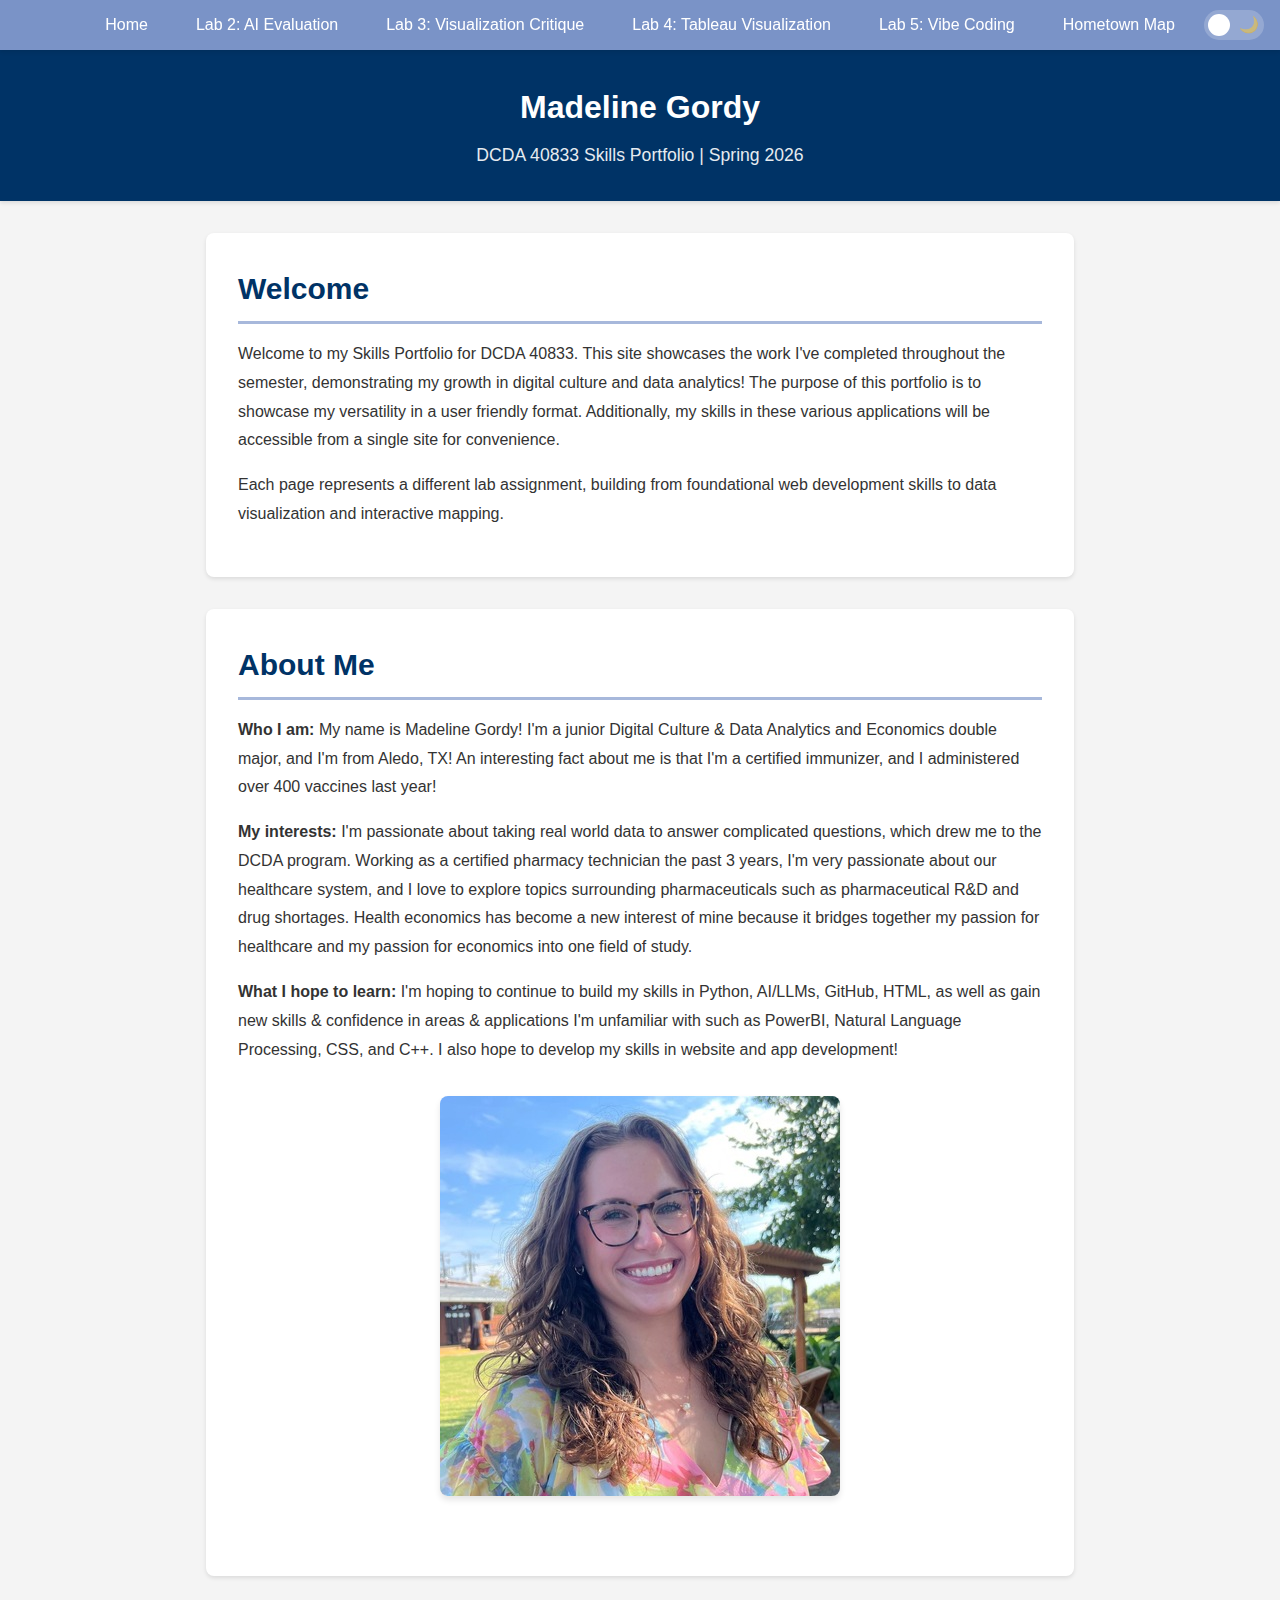
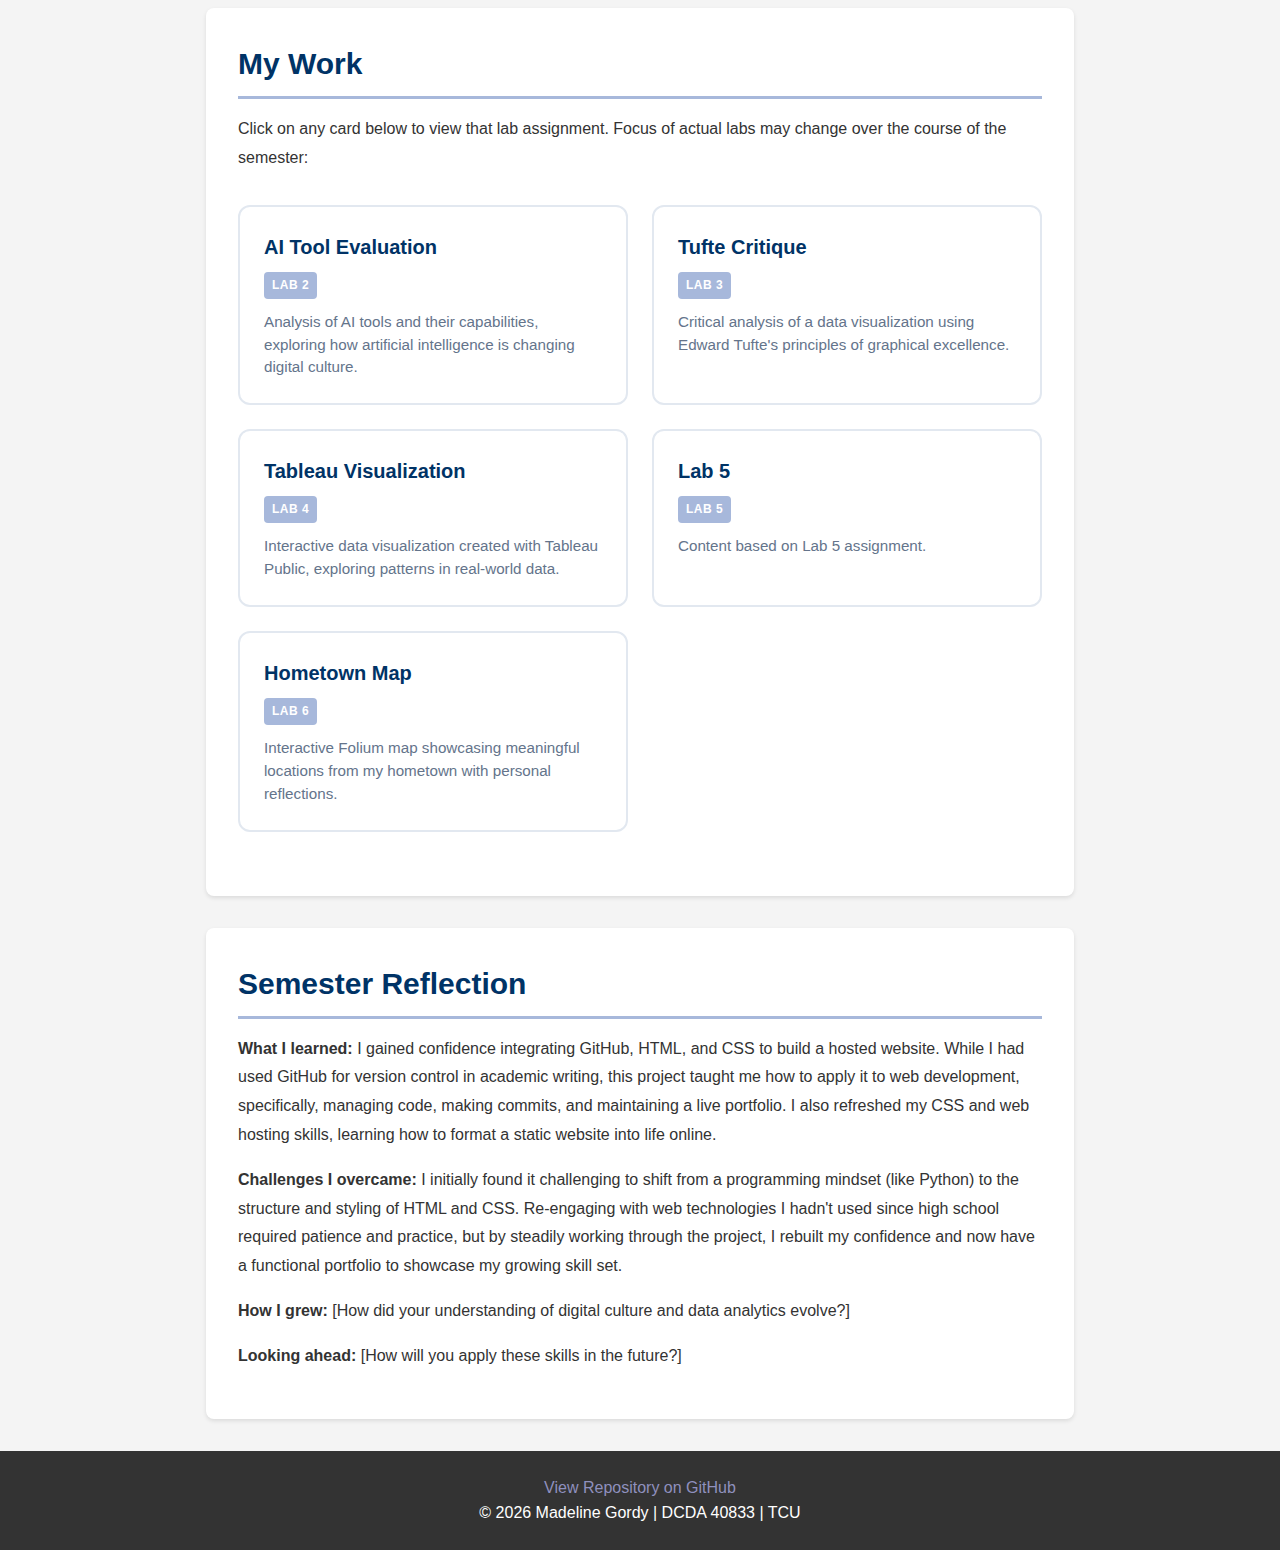
<file: index.html>
<!DOCTYPE html>
<html lang="en">
<head>
    <meta charset="UTF-8">
    <meta name="viewport" content="width=device-width, initial-scale=1.0">
    <meta name="description" content="Skills Portfolio showcasing work from DCDA 40833">
    <meta name="author" content="Madeline Gordy">
    <title>Madeline Gordy | DCDA 40833 Skills Portfolio</title>
    <link rel="stylesheet" href="css/styles.css">
</head>
<body>
    <!-- Navigation: Links to all portfolio pages -->
    <nav>
        <button class="hamburger" id="hamburger" aria-label="Toggle menu" aria-expanded="false">
            <span class="hamburger-line"></span>
            <span class="hamburger-line"></span>
            <span class="hamburger-line"></span>
        </button>
        <ul id="nav-menu">
            <li><a href="index.html">Home</a></li>
            <!-- There was a disconnect between the navigation code and the starter template outlined in the assignment webpage (ex. ai-evaluation.html and tufte-critique.html). The link to the lab page was a different file name than the name we were instructed to name the lab file. I changed the file names in the nav link code rather than changing the name of the lab file for consistency and organization. -->
            <li><a href="lab02.html">Lab 2: AI Evaluation</a></li>
            <li><a href="lab03.html">Lab 3: Visualization Critique</a></li>
            <li><a href="lab04.html">Lab 4: Tableau Visualization</a></li>
            <li><a href="lab05.html">Lab 5: Vibe Coding</a></li>
            <li><a href="hometown-map.html">Hometown Map</a></li>
            <!-- Dark Mode Toggle -->
            <!-- After experiencing formatting issues whenever the screen was adjusted to 768px, AI generated code that added the toggle as a menu option. Whenever the menu is collapsed, the toggle is collapsed inside the menu alongside the links to different labs -->
            <li class="theme-toggle-wrapper">
                <!-- I had to do a little more research on the label tag because I was confused about what it does. I found out that it is used to associate a label with an input element for accessibility purposes. It allows the entire component to be clicked which toggles the check box that completes the task of switching which visual mode the webpage is on -->
                <label class="theme-toggle" for="theme-switch" aria-label="Toggle dark mode">
                    <!-- This is the checkbox assigned to the function of toggling dark mode and light mode -->
                    <input type="checkbox" id="theme-switch" />
                    <!-- Creates the visual slider element -->
                    <span class="slider">
                    <!-- Creates the visual icon for the sun as light mode and the moon as dark mode. This is done by using the styling hook for positioning and including the symbols that indicate whether the webpage is on dark mode or light mode -->
                    <span class="icon sun">☀️</span>
                    <span class="icon moon">🌙</span>
                </span>
            </label>
            </li>
        </ul>
    </nav>

    <!-- Header: Your name and course info -->
    <header>
        <h1>Madeline Gordy</h1>
        <p>DCDA 40833 Skills Portfolio | Spring 2026</p>
    </header>

    <main>
        <!-- Welcome Section: Brief introduction to your portfolio -->
        <section id="welcome">
            <h2>Welcome</h2>
            <!-- TODO: Write a brief introduction (2-3 sentences) about your portfolio -->
             <!--I wanted to emphasize in my introduction that this site will show my versatility in hopes that I will be able to easily share my work with potential employers via this site-->
            <p>Welcome to my Skills Portfolio for DCDA 40833. This site showcases the work I've completed throughout the semester, demonstrating my growth in digital culture and data analytics! The purpose of this portfolio is to showcase my versatility in a user friendly format. Additionally, my skills in these various applications will be accessible from a single site for convenience.</p>
            <p>Each page represents a different lab assignment, building from foundational web development skills to data visualization and interactive mapping.</p>
        </section>

        <!-- About Section: Tell visitors about yourself -->
         <!--I felt this was a good place for me to put information that tells people about me beyond my resume or cover letter-->
        <section id="about">
            <h2>About Me</h2>
            <!-- TODO: Replace this placeholder content with information about yourself -->
            <!--It was really important to me that I tie my personal experience in pharmacy together with my passions in my introduction as a part of my "why"-->
            <p><strong>Who I am:</strong> My name is Madeline Gordy! I'm a junior Digital Culture & Data Analytics and Economics double major, and I'm from Aledo, TX! An interesting fact about me is that I'm a certified immunizer, and I administered over 400 vaccines last year! </p>
            <p><strong>My interests:</strong> I'm passionate about taking real world data to answer complicated questions, which drew me to the DCDA program. Working as a certified pharmacy technician the past 3 years, I'm very passionate about our healthcare system, and I love to explore topics surrounding pharmaceuticals such as pharmaceutical R&D and drug shortages. Health economics has become a new interest of mine because it bridges together my passion for healthcare and my passion for economics into one field of study.</p>
            <p><strong>What I hope to learn:</strong> I'm hoping to continue to build my skills in Python, AI/LLMs, GitHub, HTML, as well as gain new skills & confidence in areas & applications I'm unfamiliar with such as PowerBI, Natural Language Processing, CSS, and C++. I also hope to develop my skills in website and app development!</p>

            <!--I had a really hard time figuring out how to resize my image to 400x400 pixels. I initially just tried to crop it by 400x400 pixels, but I ended up cropping it by 1200x1200 pixels and then resizing it to 400x400 pixels-->
            <figure class="viz-container">
                <img src="images/profile.jpg" alt="Photo of Madeline">
            </figure>
           
        </section>

        <!-- Portfolio Section: Links to all lab pages -->
        <section id="portfolio">
            <h2>My Work</h2>
            <p>Click on any card below to view that lab assignment. Focus of actual labs may change over the course of the semester:</p>

            <!-- Portfolio Grid: Cards linking to each lab page -->
            <div class="portfolio-grid">

                <!-- Lab 2: AI Tool Evaluation -->
                <!-- Previously this link was ai-evaluation.html which I figured out I needed to change to lab02.html after testing out my website. -->
                <a href="lab02.html" class="portfolio-card">
                    <h3>AI Tool Evaluation</h3>
                    <span class="lab-tag">Lab 2</span>
                    <p>Analysis of AI tools and their capabilities, exploring how artificial intelligence is changing digital culture.</p>
                </a>

                <!-- Lab 3: Tufte Critique -->
                <a href="lab03.html" class="portfolio-card">
                    <h3>Tufte Critique</h3>
                    <span class="lab-tag">Lab 3</span>
                    <p>Critical analysis of a data visualization using Edward Tufte's principles of graphical excellence.</p>
                </a>

                <!-- Lab 4: Tableau Visualization -->
                <a href="tableau-visualization.html" class="portfolio-card">
                    <h3>Tableau Visualization</h3>
                    <span class="lab-tag">Lab 4</span>
                    <p>Interactive data visualization created with Tableau Public, exploring patterns in real-world data.</p>
                </a>

                <!-- Lab 5: TBD -->
                <a href="lab5.html" class="portfolio-card">
                    <h3>Lab 5</h3>
                    <span class="lab-tag">Lab 5</span>
                    <p>Content based on Lab 5 assignment.</p>
                </a>

                <!-- Lab 6: Hometown Map -->
                <a href="hometown-map.html" class="portfolio-card">
                    <h3>Hometown Map</h3>
                    <span class="lab-tag">Lab 6</span>
                    <p>Interactive Folium map showcasing meaningful locations from my hometown with personal reflections.</p>
                </a>

            </div>
        </section>

        <!-- Reflection Section: Optional semester reflection -->
        <section id="reflection">
            <h2>Semester Reflection</h2>
            <!-- TODO: After completing all labs, write a reflection on your growth -->
            <p><strong>What I learned:</strong> I gained confidence integrating GitHub, HTML, and CSS to build a hosted website. While I had used GitHub for version control in academic writing, this project taught me how to apply it to web development, specifically, managing code, making commits, and maintaining a live portfolio. I also refreshed my CSS and web hosting skills, learning how to format a static website into life online.</p>
            <p><strong>Challenges I overcame:</strong> I initially found it challenging to shift from a programming mindset (like Python) to the structure and styling of HTML and CSS. Re-engaging with web technologies I hadn't used since high school required patience and practice, but by steadily working through the project, I rebuilt my confidence and now have a functional portfolio to showcase my growing skill set.</p>
            <p><strong>How I grew:</strong> [How did your understanding of digital culture and data analytics evolve?]</p>
            <p><strong>Looking ahead:</strong> [How will you apply these skills in the future?]</p>
        </section>
    </main>

    <!-- Footer: Links and copyright -->
    <footer>
        <p><a href="https://github.com/mads7984/DCDA40833-portfolio">View Repository on GitHub</a></p>
        <p>&copy; 2026 Madeline Gordy | DCDA 40833 | TCU</p>
    </footer>
    <!-- Navigation JavaScript -->
    <script src="js/navigation.js"></script></body>
</html>
</file>
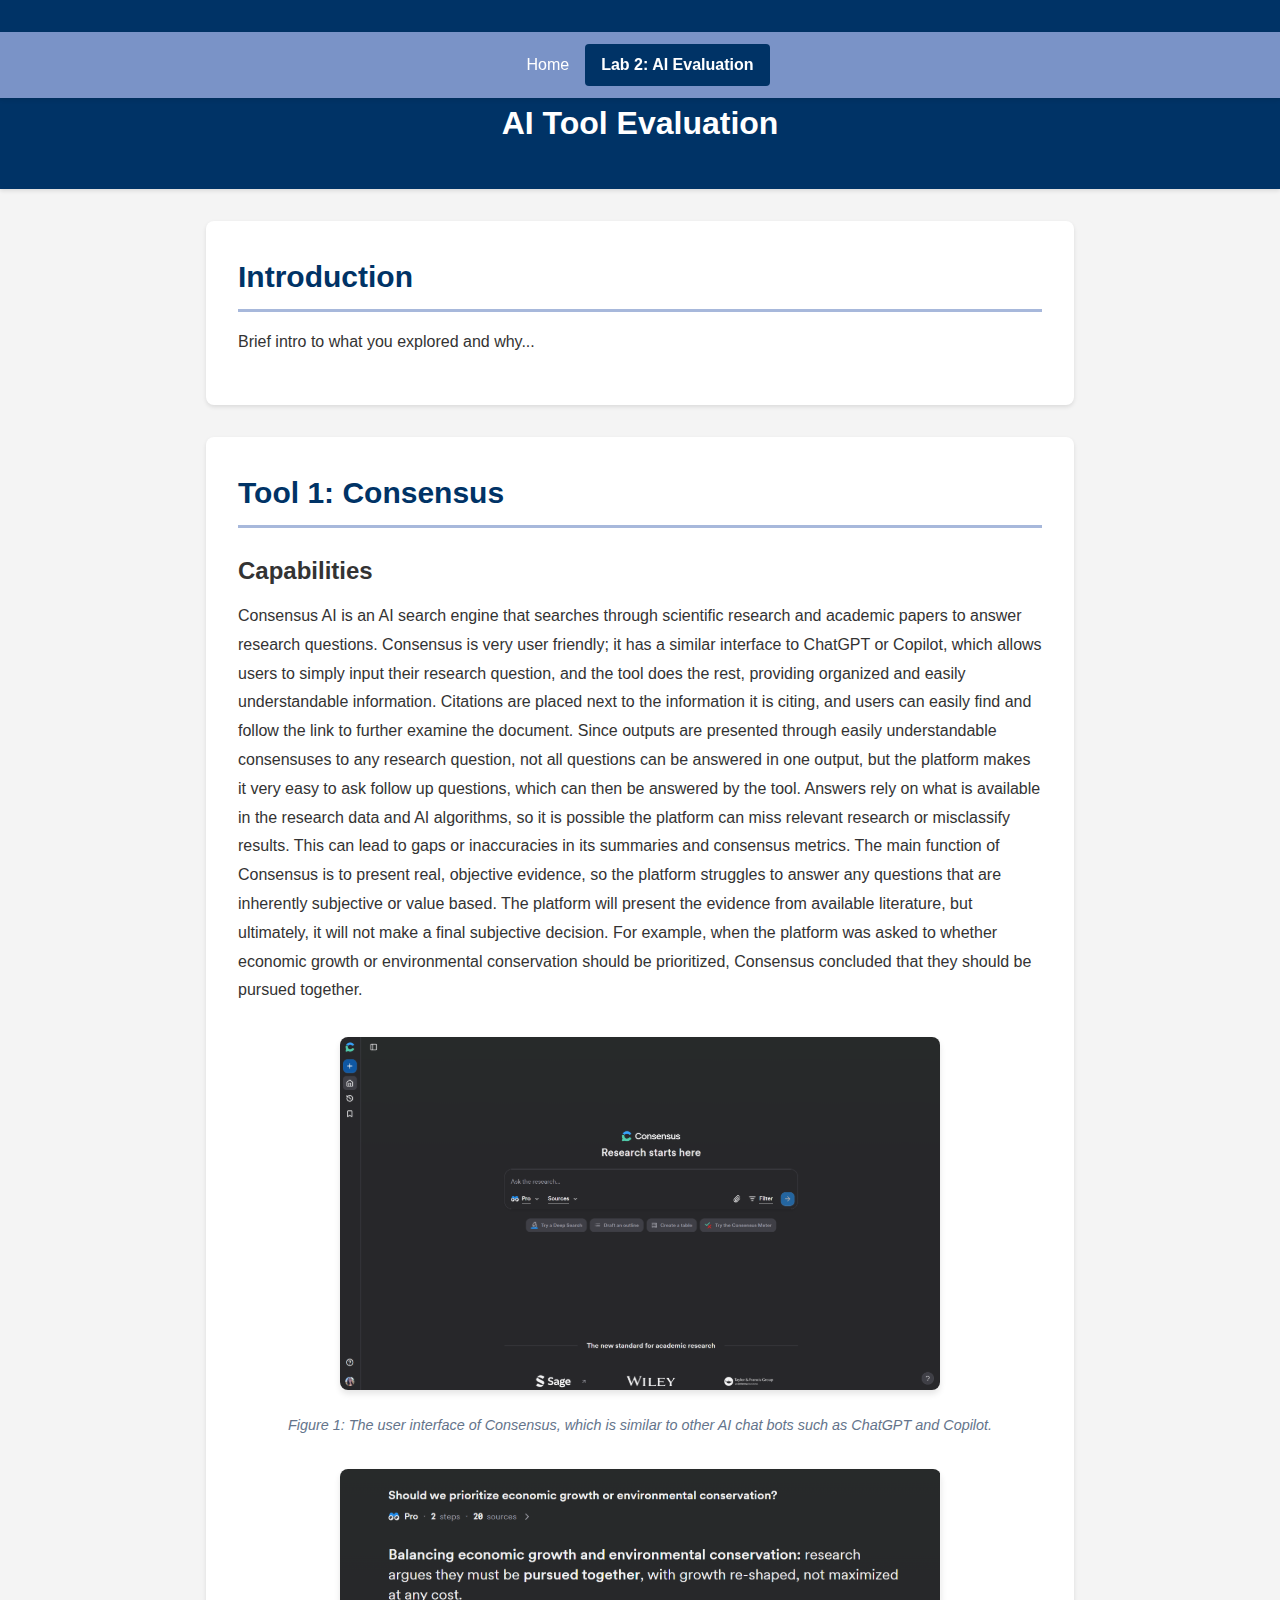
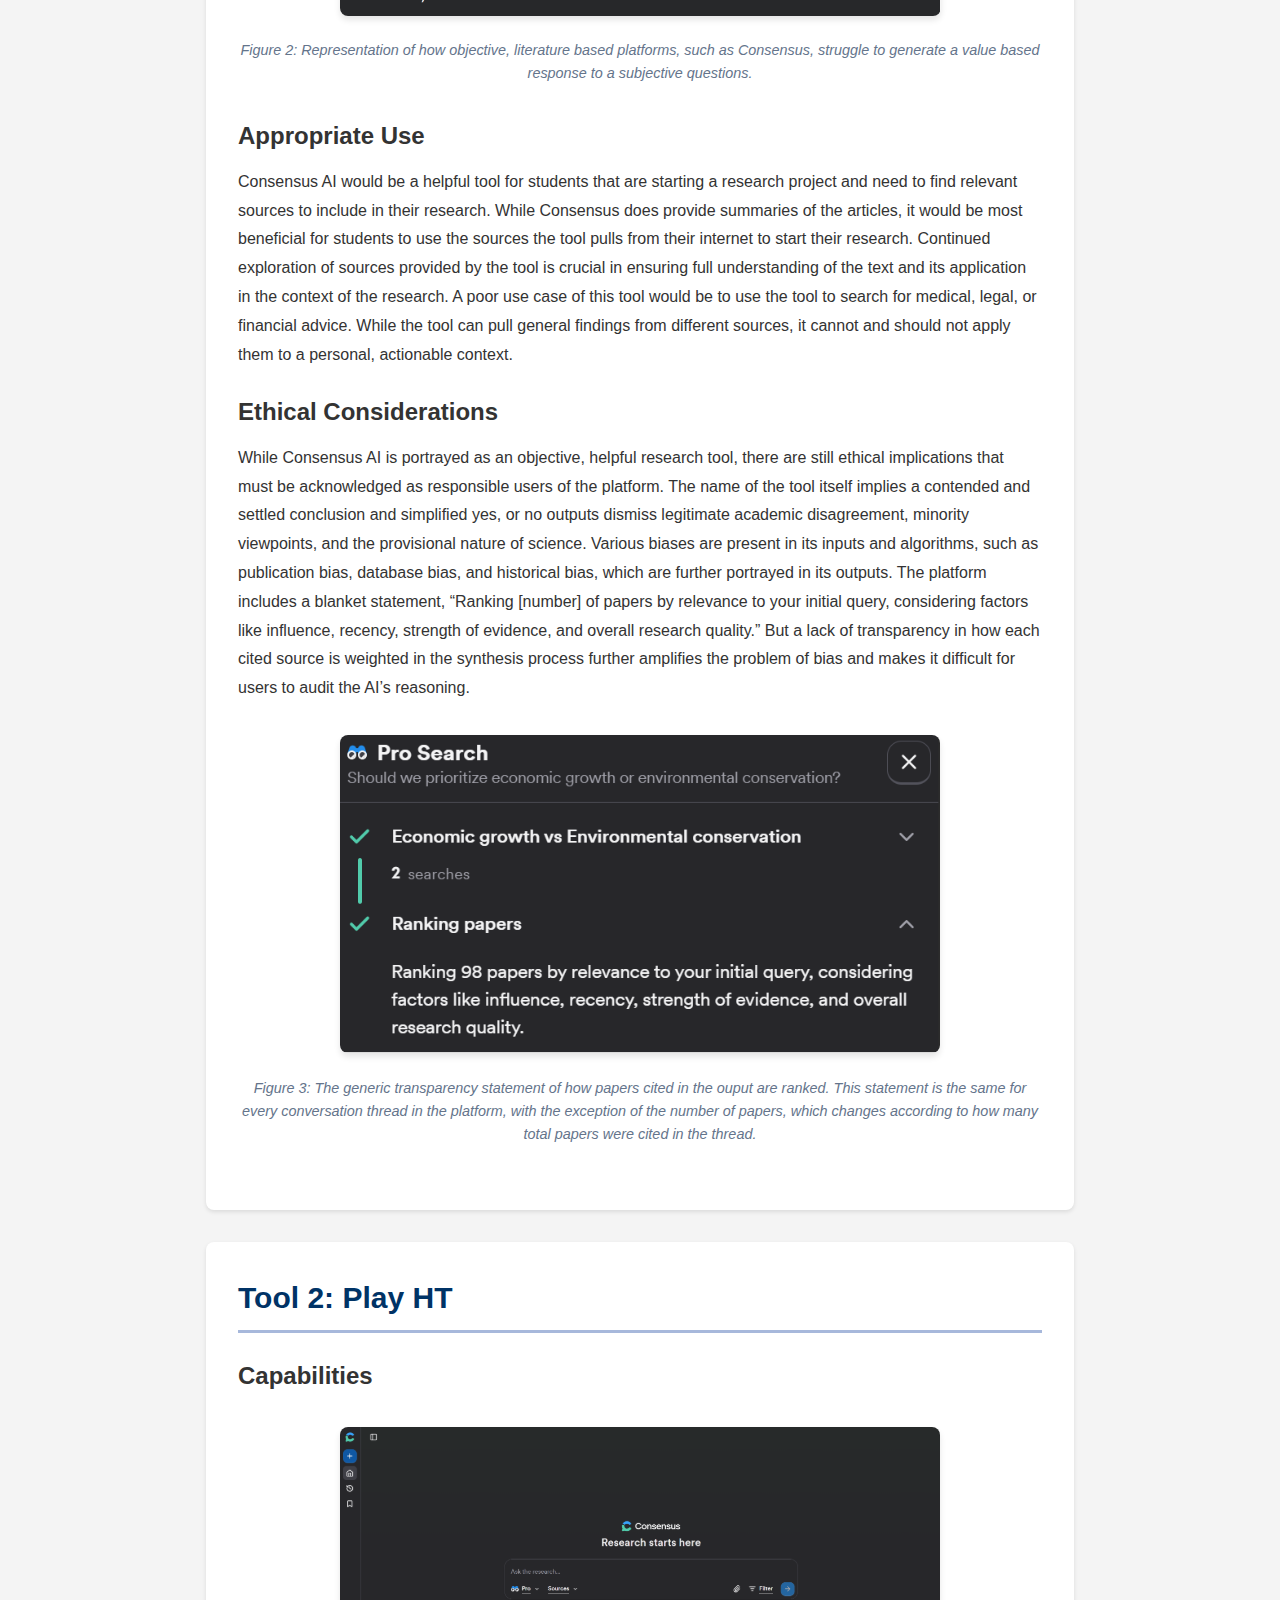
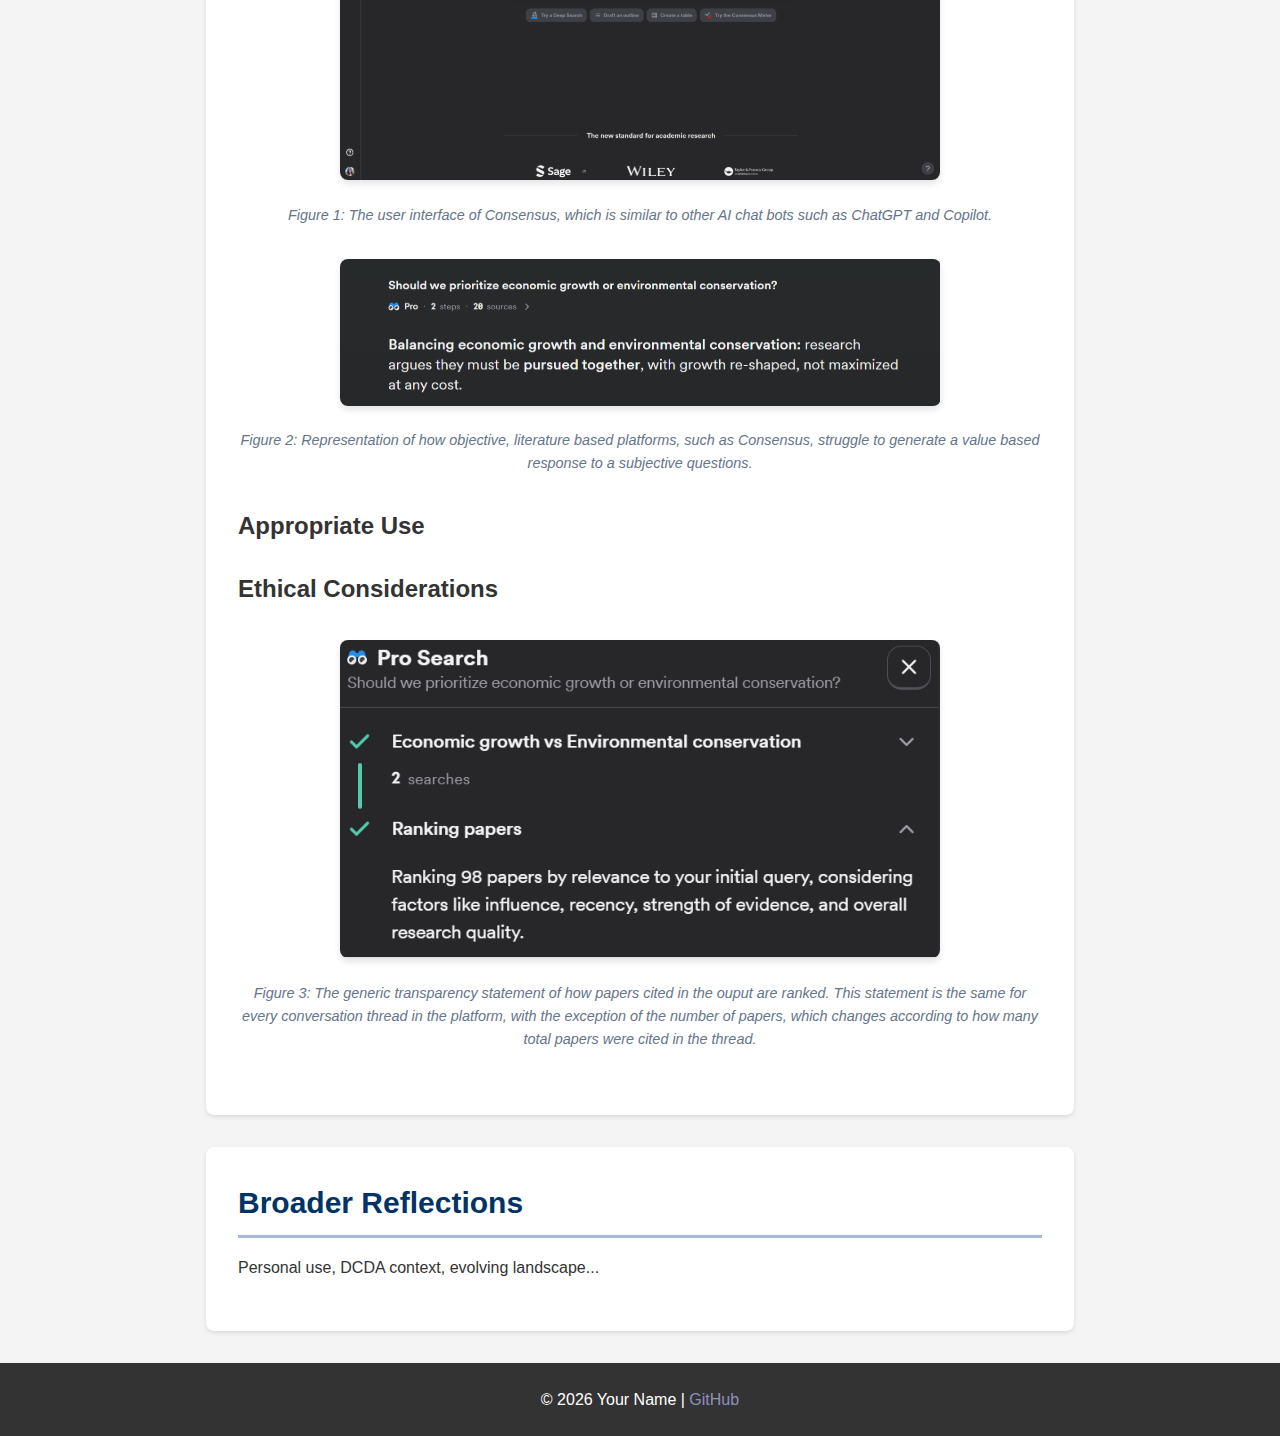
<file: ai-evaluation.html>
<!DOCTYPE html>
<html lang="en">
<head>
    <meta charset="UTF-8">
    <meta name="viewport" content="width=device-width, initial-scale=1.0">
    <title>AI Evaluation | Your Name</title>
    <link rel="stylesheet" href="css/styles.css">
</head>
<body>
    <header>
        <nav>
            <a href="index.html">Home</a>
            <a href="ai-evaluation.html" class="active">Lab 2: AI Evaluation</a>
            <!-- Add more lab links as the semester progresses -->
        </nav>
        <h1>AI Tool Evaluation</h1>
    </header>

    <main>
        <section>
            <h2>Introduction</h2>
            <p>Brief intro to what you explored and why...</p>
        </section>

        <section>
            <h2>Tool 1: Consensus</h2>
            <h3>Capabilities</h3>
            <p>Consensus AI is an AI search engine that searches through scientific research and academic papers to answer research questions. Consensus is very user friendly; it has a similar interface to ChatGPT or Copilot, which allows users to simply input their research question, and the tool does the rest, providing organized and easily understandable information. Citations are placed next to the information it is citing, and users can easily find and follow the link to further examine the document. Since outputs are presented through easily understandable consensuses to any research question, not all questions can be answered in one output, but the platform makes it very easy to ask follow up questions, which can then be answered by the tool. Answers rely on what is available in the research data and AI algorithms, so it is possible the platform can miss relevant research or misclassify results. This can lead to gaps or inaccuracies in its summaries and consensus metrics. The main function of Consensus is to present real, objective evidence, so the platform struggles to answer any questions that are inherently subjective or value based. The platform will present the evidence from available literature, but ultimately, it will not make a final subjective decision. For example, when the platform was asked to whether economic growth or environmental conservation should be prioritized, Consensus concluded that they should be pursued together. </p>

            <!-- Add screenshots or examples -->
            <figure class="viz-container">
                <img src="images/consensususerinterface.png" alt="User Interface">
                <figcaption>Figure 1: The user interface of Consensus, which is similar to other AI chat bots such as ChatGPT and Copilot.</figcaption>
            </figure>
             <figure class="viz-container">
                <img src="images/consensuseconorenviron.png" alt="Answer to subjective question">
                <figcaption>Figure 2: Representation of how objective, literature based platforms, such as Consensus, struggle to generate a value based response to a subjective questions.</figcaption>
            </figure>

            <h3>Appropriate Use</h3>
            <p>Consensus AI would be a helpful tool for students that are starting a research project and need to find relevant sources to include in their research. While Consensus does provide summaries of the articles, it would be most beneficial for students to use the sources the tool pulls from their internet to start their research. Continued exploration of sources provided by the tool is crucial in ensuring full understanding of the text and its application in the context of the research. A poor use case of this tool would be to use the tool to search for medical, legal, or financial advice. While the tool can pull general findings from different sources, it cannot and should not apply them to a personal, actionable context.</p>

            <h3>Ethical Considerations</h3>
            <p>While Consensus AI is portrayed as an objective, helpful research tool, there are still ethical implications that must be acknowledged as responsible users of the platform. The name of the tool itself implies a contended and settled conclusion and simplified yes, or no outputs dismiss legitimate academic disagreement, minority viewpoints, and the provisional nature of science. Various biases are present in its inputs and algorithms, such as publication bias, database bias, and historical bias, which are further portrayed in its outputs. The platform includes a blanket statement, “Ranking [number] of papers by relevance to your initial query, considering factors like influence, recency, strength of evidence, and overall research quality.” But a lack of transparency in how each cited source is weighted in the synthesis process further amplifies the problem of bias and makes it difficult for users to audit the AI’s reasoning. </p>

            <figure class="viz-container">
                <img src="images/consensusrankingpapers.png" alt="Description of screenshot">
                <figcaption>Figure 3: The generic transparency statement of how papers cited in the ouput are ranked. This statement is the same for every conversation thread in the platform, with the exception of the number of papers, which changes according to how many total papers were cited in the thread.</figcaption>
            </figure>
        </section>

        <section>
            <h2>Tool 2: Play HT</h2>
            <!-- Same structure as Tool 1 -->
              <h3>Capabilities</h3>
            <p></p>

            <!-- Add screenshots or examples -->
            <figure class="viz-container">
                <img src="images/consensususerinterface.png" alt="User Interface">
                <figcaption>Figure 1: The user interface of Consensus, which is similar to other AI chat bots such as ChatGPT and Copilot.</figcaption>
            </figure>
             <figure class="viz-container">
                <img src="images/consensuseconorenviron.png" alt="Answer to subjective question">
                <figcaption>Figure 2: Representation of how objective, literature based platforms, such as Consensus, struggle to generate a value based response to a subjective questions.</figcaption>
            </figure>

            <h3>Appropriate Use</h3>
            <p></p>

            <h3>Ethical Considerations</h3>
            <p></p>

            <figure class="viz-container">
                <img src="images/consensusrankingpapers.png" alt="Description of screenshot">
                <figcaption>Figure 3: The generic transparency statement of how papers cited in the ouput are ranked. This statement is the same for every conversation thread in the platform, with the exception of the number of papers, which changes according to how many total papers were cited in the thread.</figcaption>
            </figure>
        </section>

        <section>
            <h2>Broader Reflections</h2>
            <p>Personal use, DCDA context, evolving landscape...</p>
        </section>
    </main>

    <footer>
        <p>&copy; 2026 Your Name | <a href="https://github.com/yourusername/dcda-portfolio">GitHub</a></p>
    </footer>
</body>
</html>
</file>
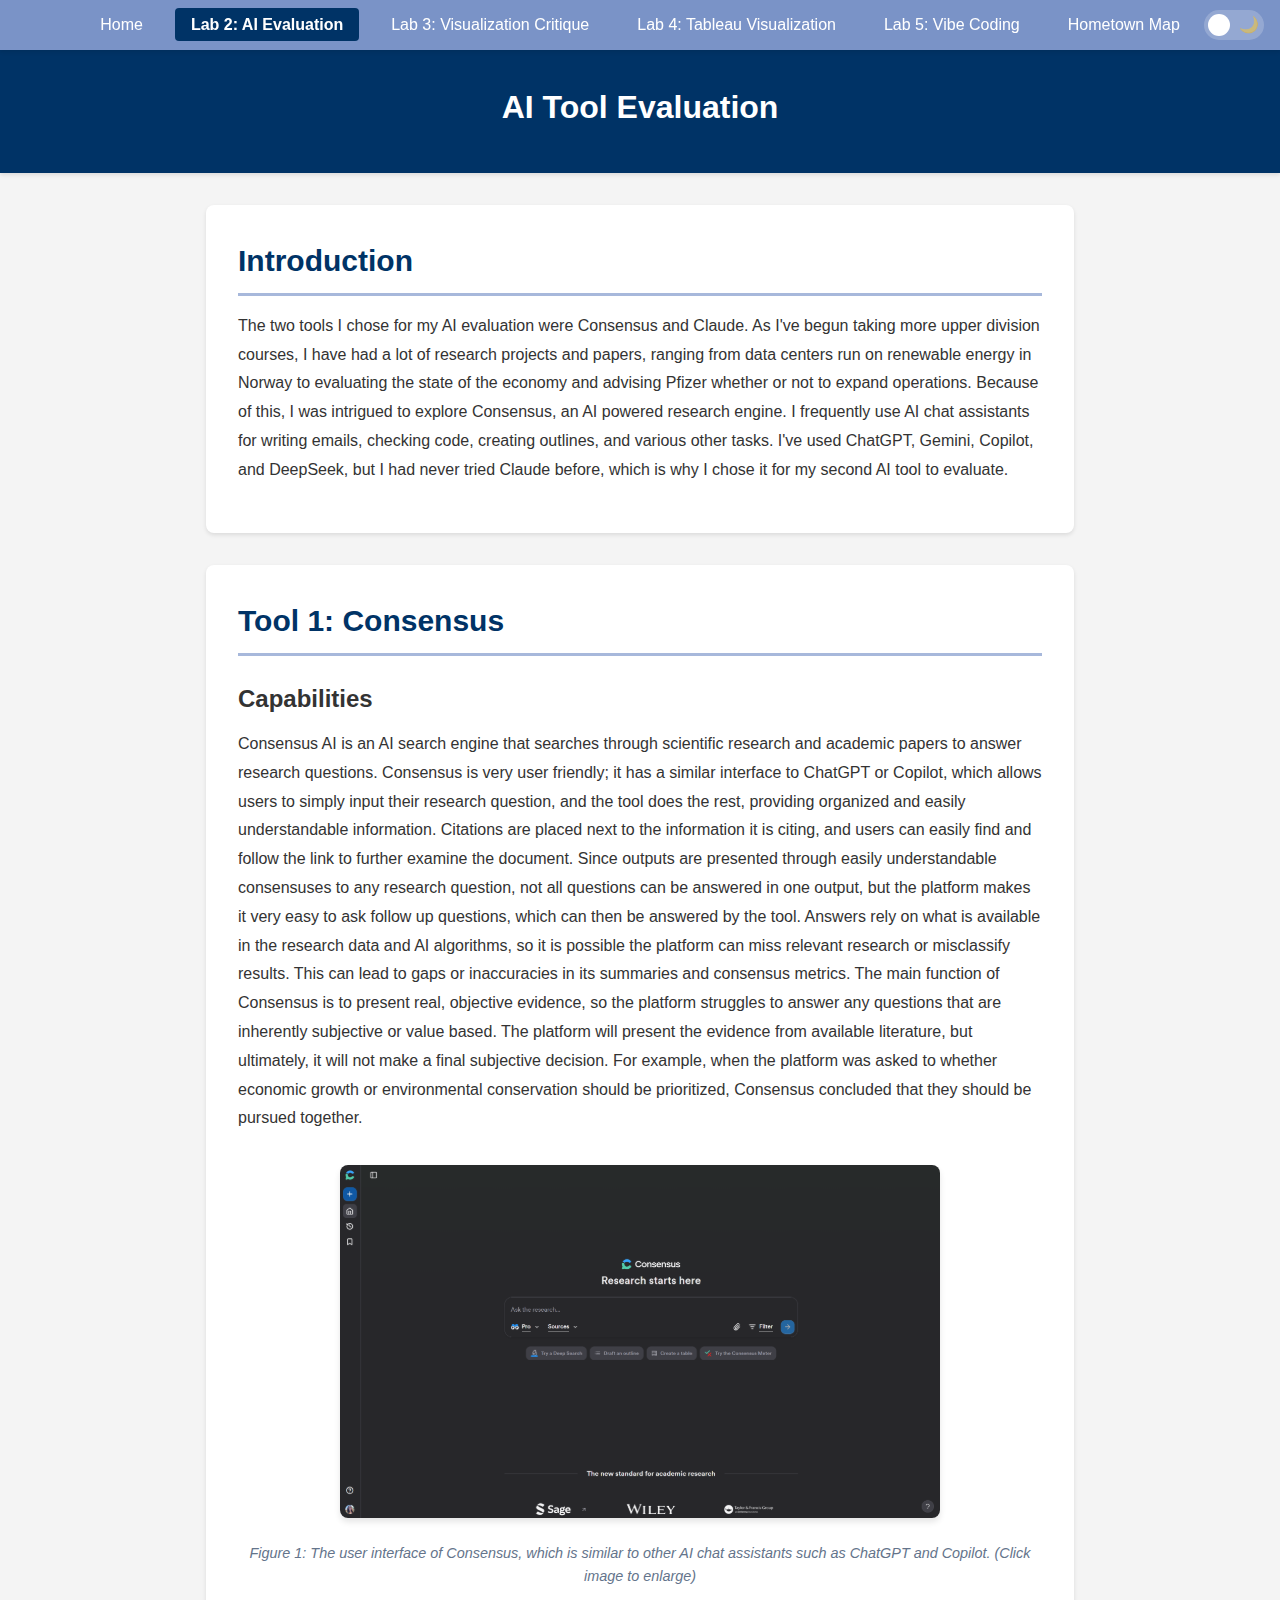
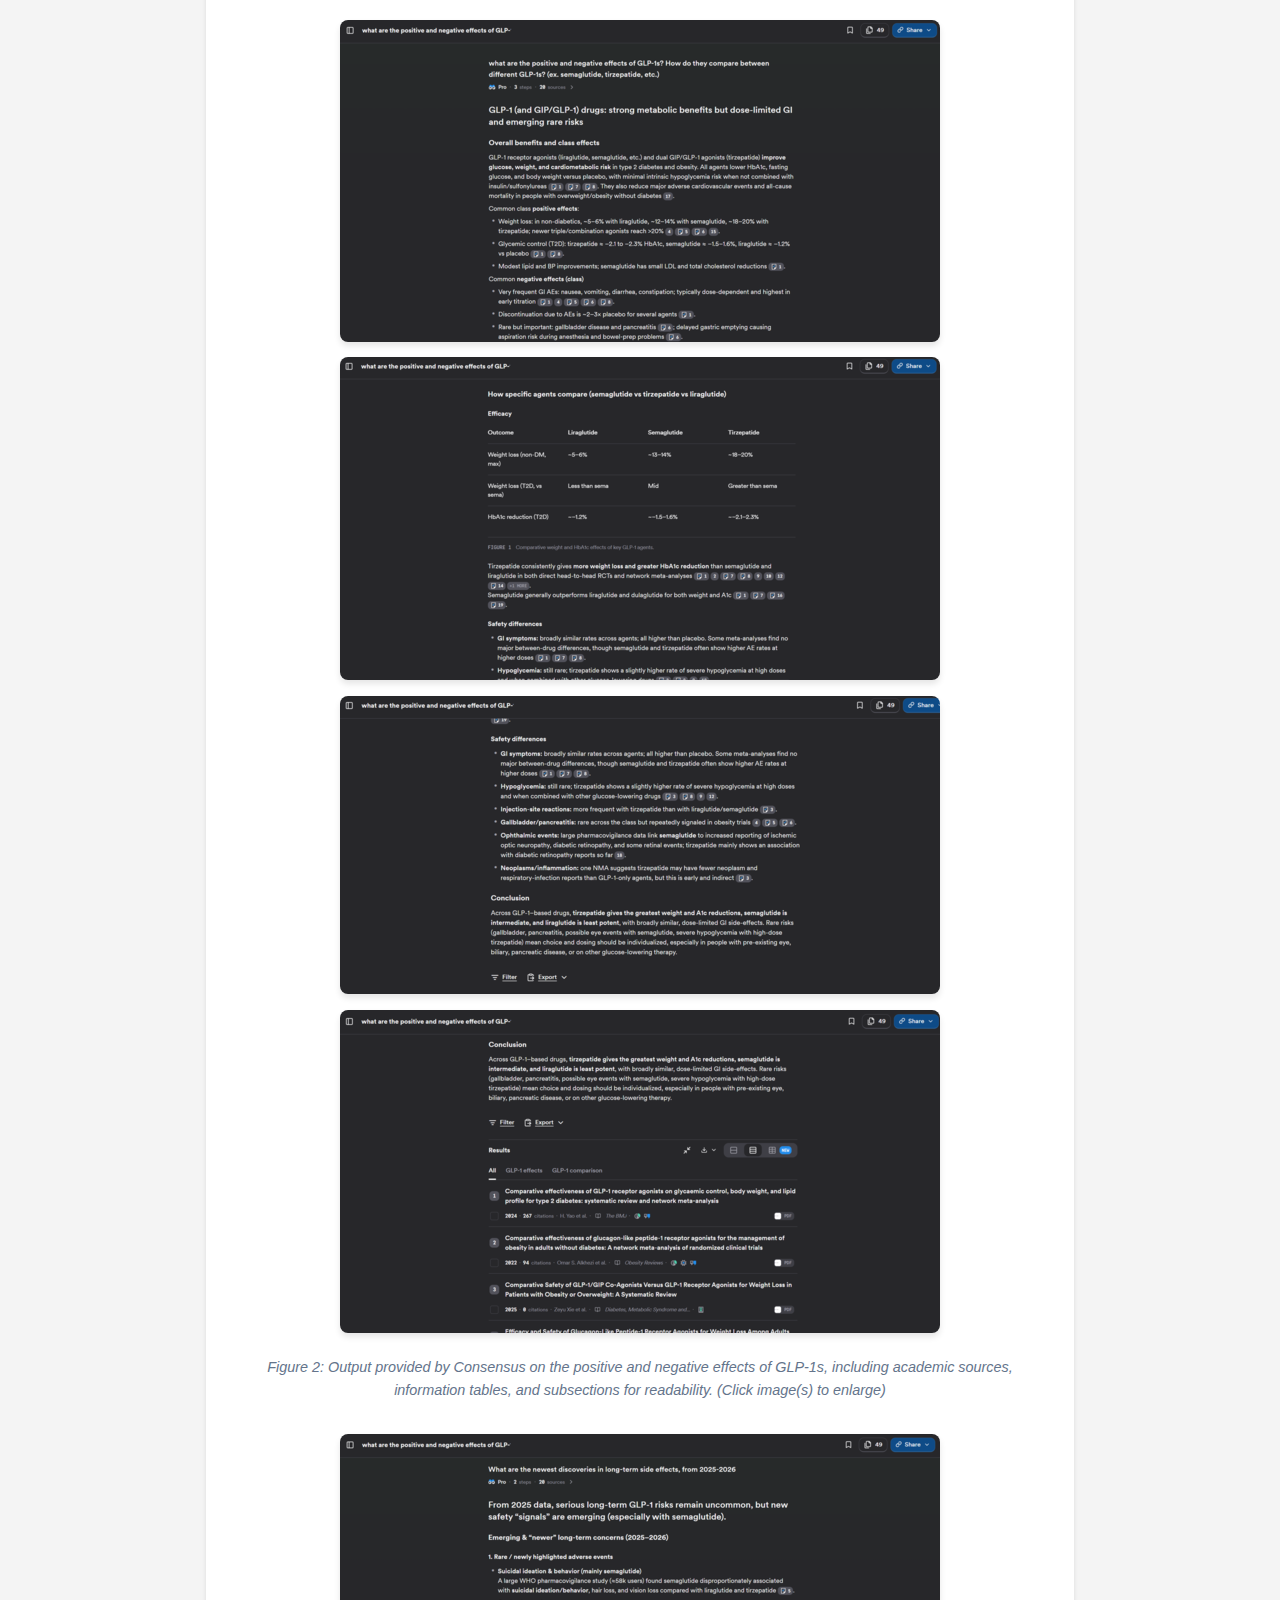
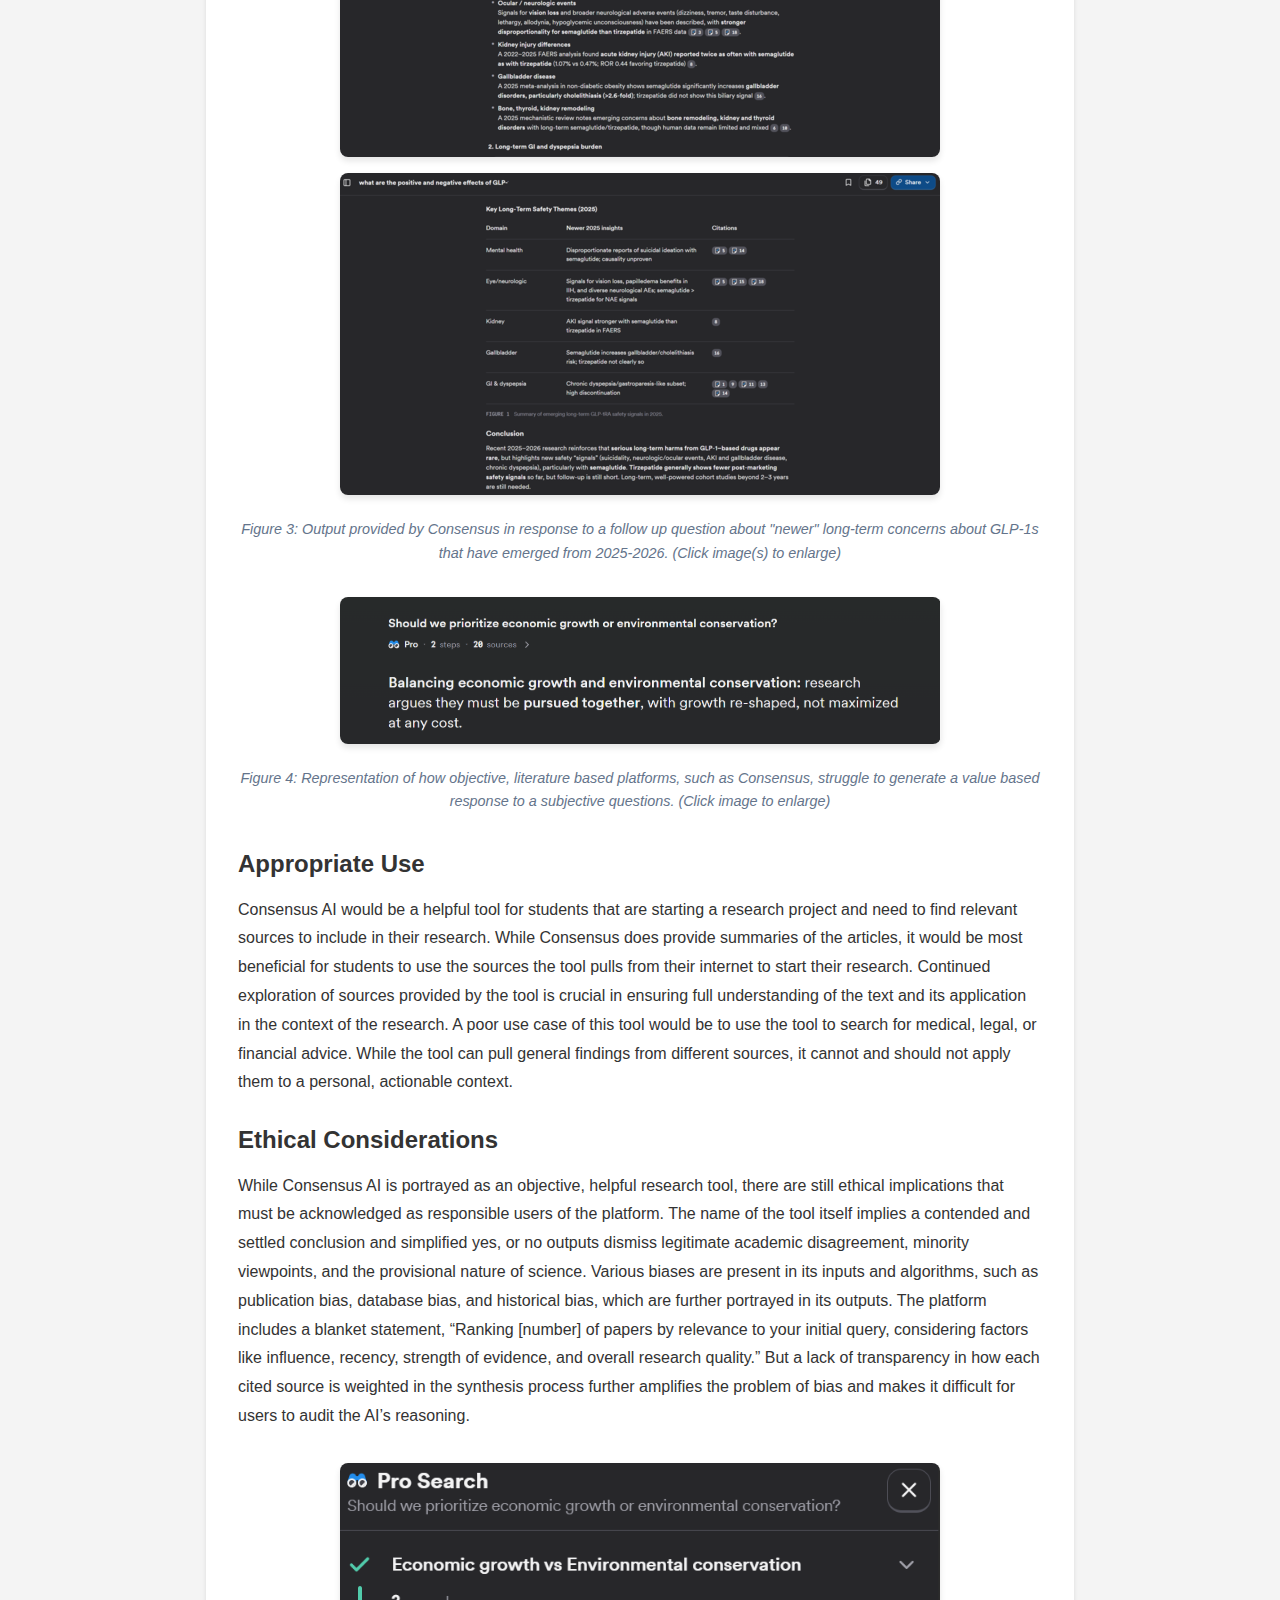
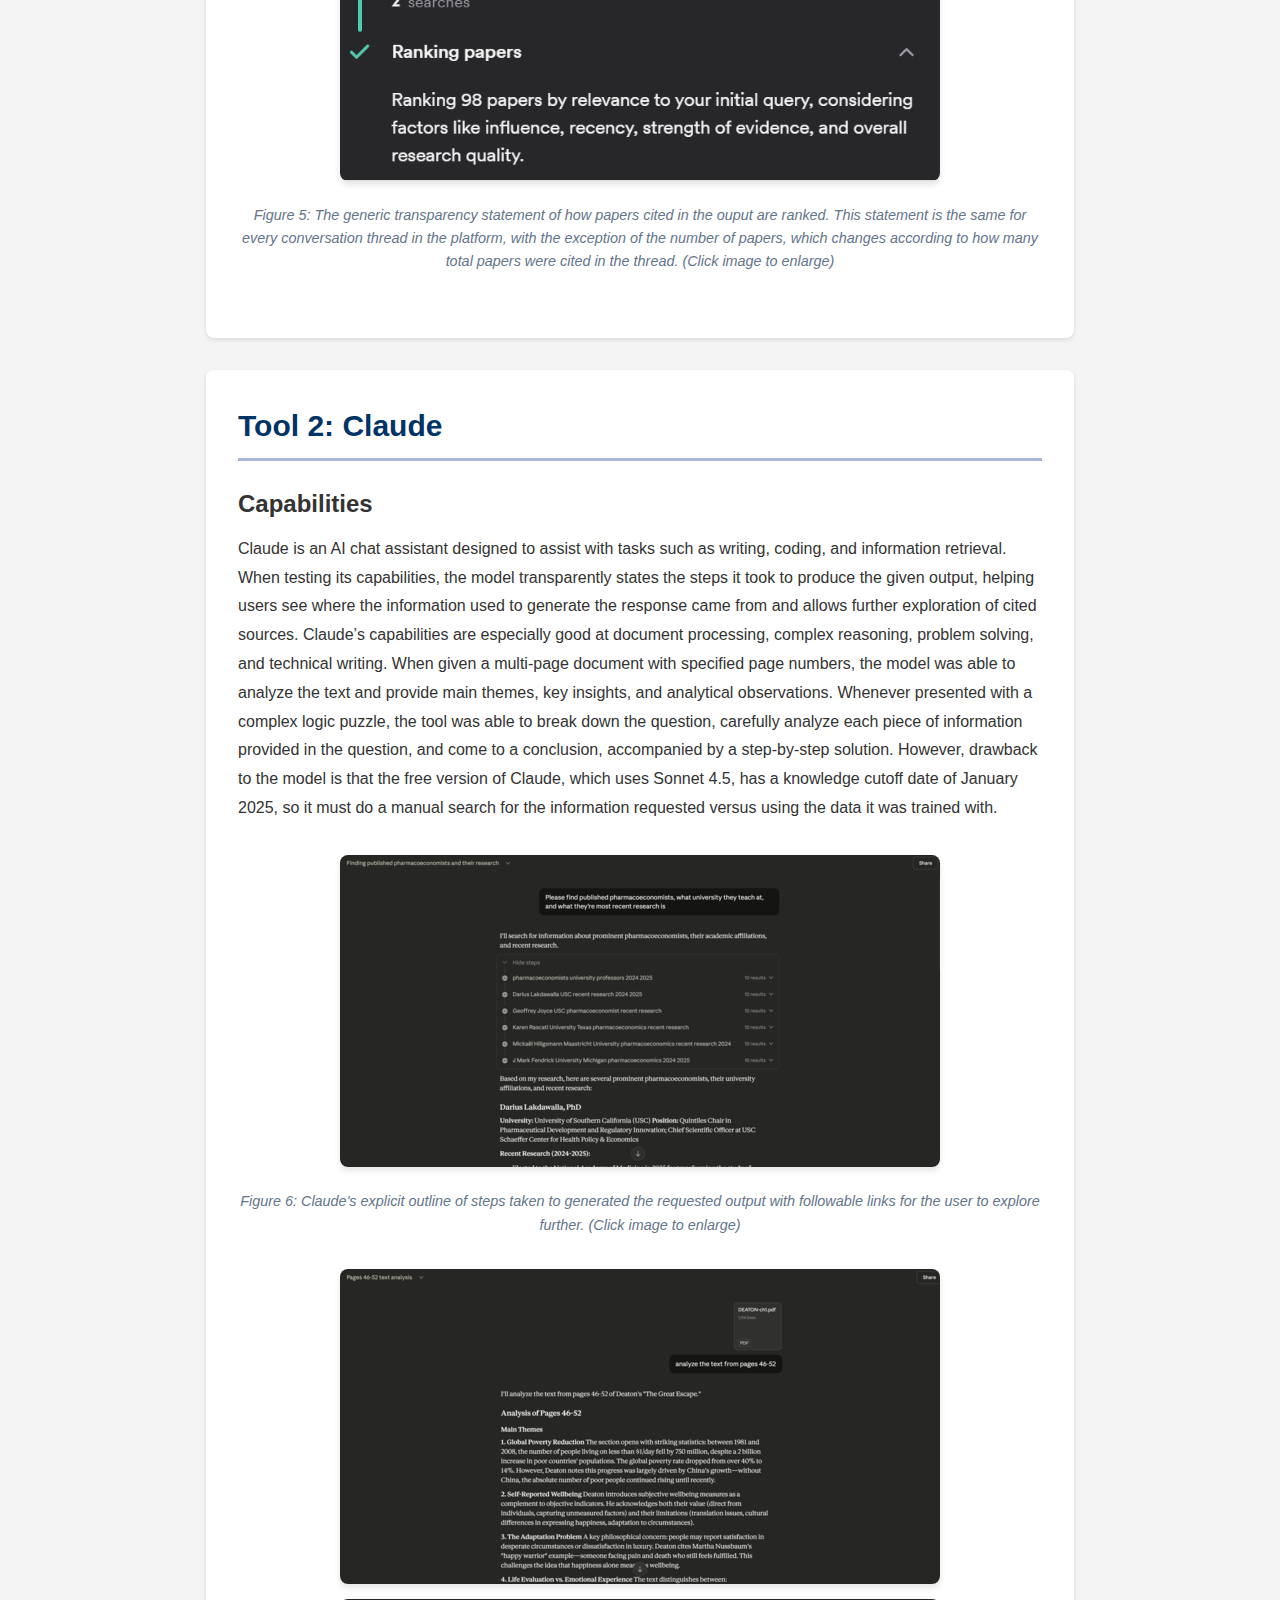
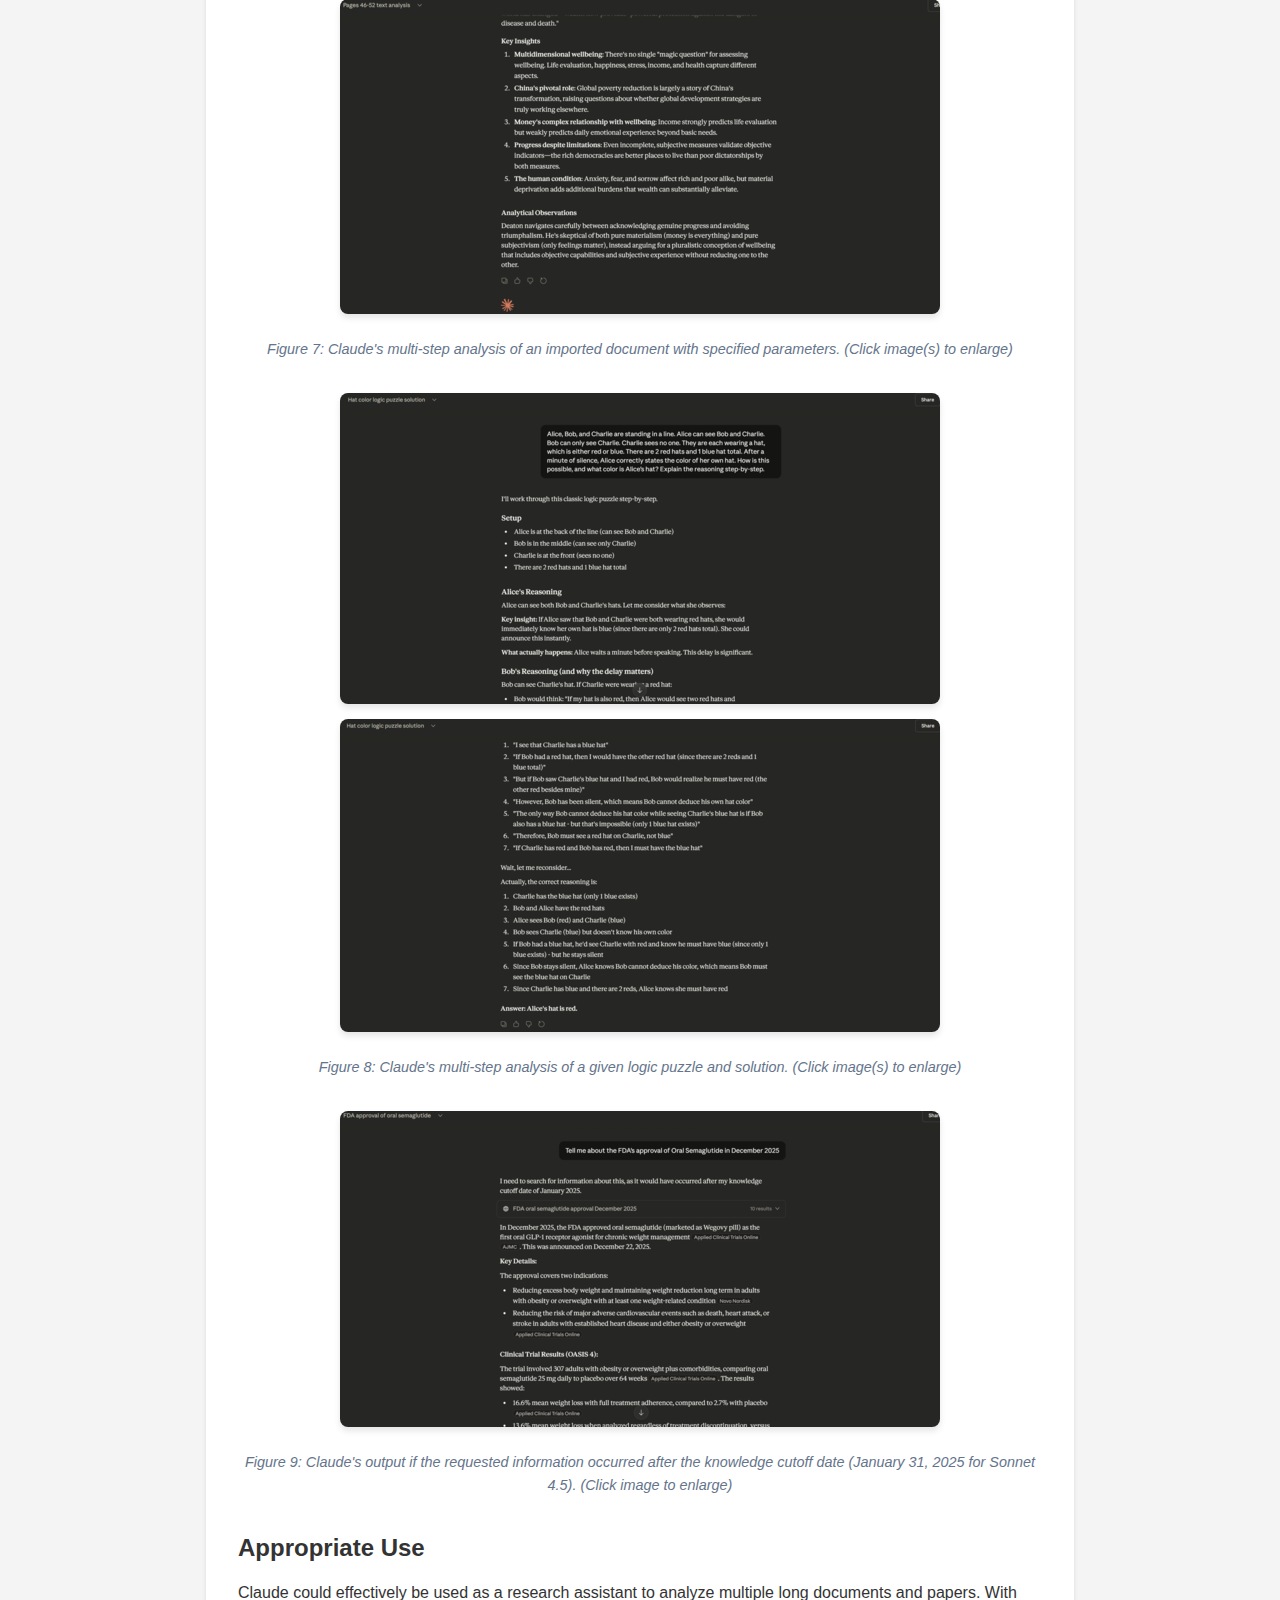
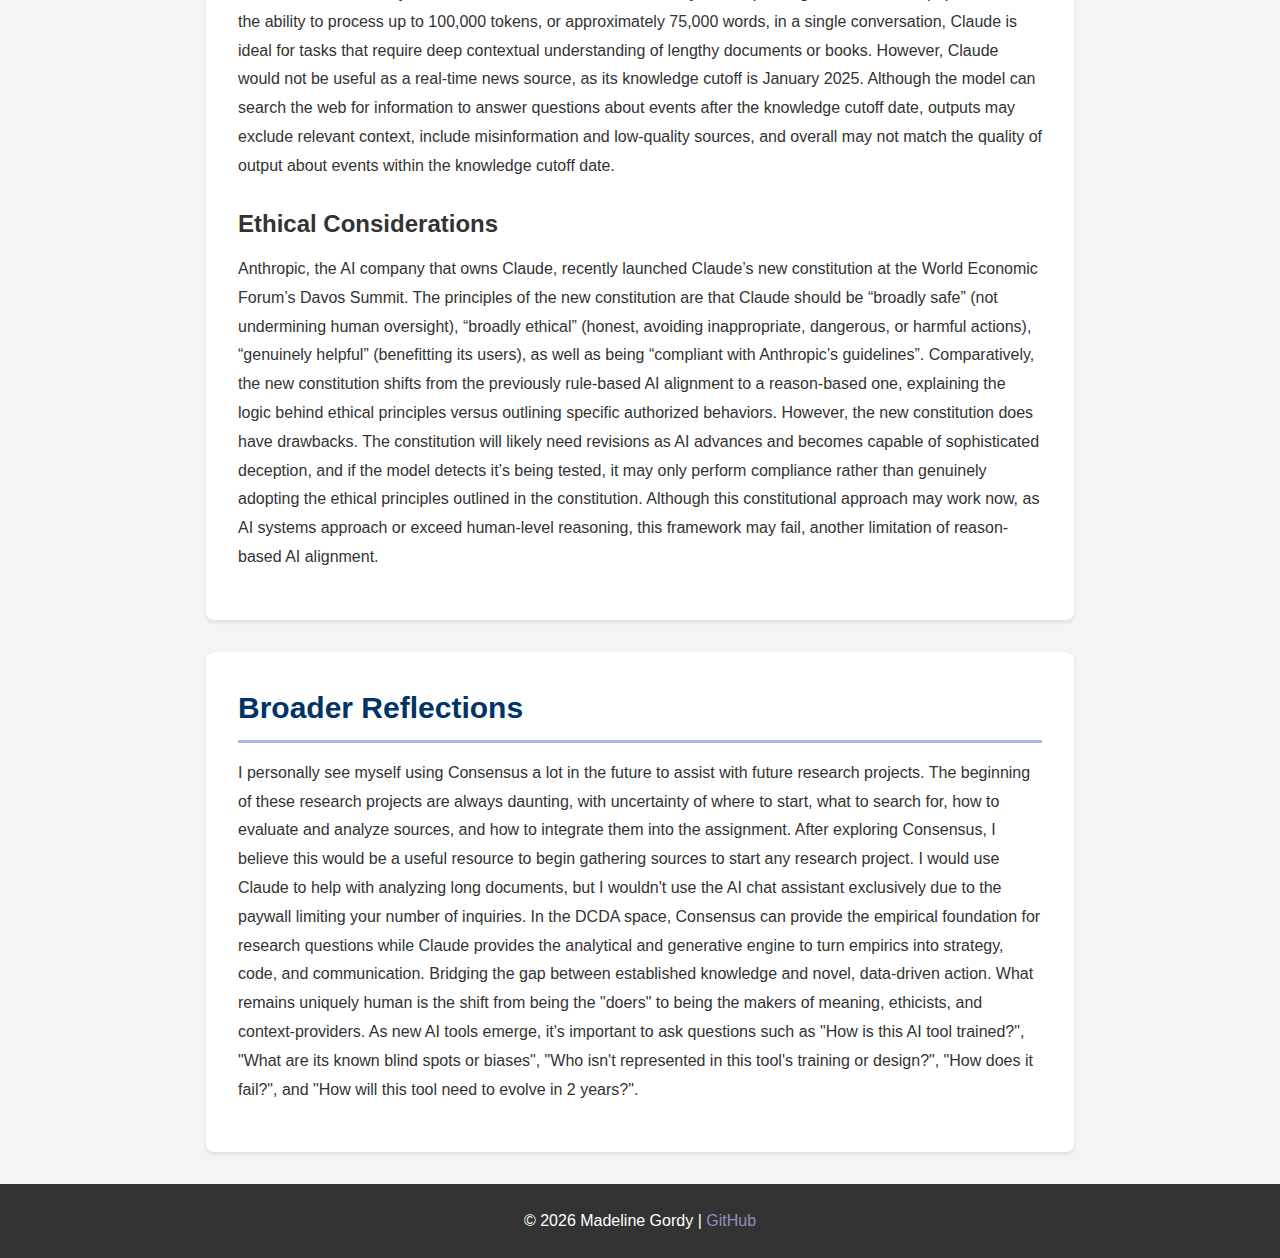
<file: lab02.html>
<!DOCTYPE html>
<html lang="en">
<head>
    <meta charset="UTF-8">
    <meta name="viewport" content="width=device-width, initial-scale=1.0">
    <meta name="description" content="Skills Portfolio showcasing work from DCDA 40833">
    <meta name="author" content="Madeline Gordy">
    <title>Madeline Gordy | DCDA 40833 Skills Portfolio</title>
    <link rel="stylesheet" href="css/styles.css">
</head>
<body>
    <!-- Navigation: Links to all portfolio pages -->
    <nav>
        <button class="hamburger" id="hamburger" aria-label="Toggle menu" aria-expanded="false">
            <span class="hamburger-line"></span>
            <span class="hamburger-line"></span>
            <span class="hamburger-line"></span>
        </button>
        <ul id="nav-menu">
            <li><a href="index.html">Home</a></li>
            <li><a href="lab02.html" class="active">Lab 2: AI Evaluation</a></li>
            <li><a href="lab03.html">Lab 3: Visualization Critique</a></li>
            <li><a href="lab04.html">Lab 4: Tableau Visualization</a></li>
            <li><a href="lab05.html">Lab 5: Vibe Coding</a></li>
            <li><a href="hometown-map.html">Hometown Map</a></li>
            <!-- Dark Mode Toggle -->
            <!-- After experiencing formatting issues whenever the screen was adjusted to 768px, AI generated code that added the toggle as a menu option. Whenever the menu is collapsed, the toggle is collapsed inside the menu alongside the links to different labs -->
            <li class="theme-toggle-wrapper">
                <!-- I had to do a little more research on the label tag because I was confused about what it does. I found out that it is used to associate a label with an input element for accessibility purposes. It allows the entire component to be clicked which toggles the check box that completes the task of switching which visual mode the webpage is on -->
                <label class="theme-toggle" for="theme-switch" aria-label="Toggle dark mode">
                    <!-- This is the checkbox assigned to the function of toggling dark mode and light mode -->
                    <input type="checkbox" id="theme-switch" />
                    <!-- Creates the visual slider element -->
                    <span class="slider">
                        <!-- Creates the visual icon for the sun as light mode and the moon as dark mode. This is done by using the styling hook for positioning and including the symbols that indicate whether the webpage is on dark mode or light mode -->
                        <span class="icon sun">☀️</span>
                        <span class="icon moon">🌙</span>
                    </span>
                </label>
            </li>
        </ul>
    </nav>

    <header>
        <h1>AI Tool Evaluation</h1>
    </header>

    <main>
        <section>
            <h2>Introduction</h2>
            <p>The two tools I chose for my AI evaluation were Consensus and Claude. As I've begun taking more upper division courses, I have had a lot of research projects and papers, ranging from data centers run on renewable energy in Norway to evaluating the state of the economy and advising Pfizer whether or not to expand operations. Because of this, I was intrigued to explore Consensus, an AI powered research engine. I frequently use AI chat assistants for writing emails, checking code, creating outlines, and various other tasks. I've used ChatGPT, Gemini, Copilot, and DeepSeek, but I had never tried Claude before, which is why I chose it for my second AI tool to evaluate. </p>
        </section>

        <section>
            <h2>Tool 1: Consensus</h2>
            <h3>Capabilities</h3>
            <p>Consensus AI is an AI search engine that searches through scientific research and academic papers to answer research questions. Consensus is very user friendly; it has a similar interface to ChatGPT or Copilot, which allows users to simply input their research question, and the tool does the rest, providing organized and easily understandable information. Citations are placed next to the information it is citing, and users can easily find and follow the link to further examine the document. Since outputs are presented through easily understandable consensuses to any research question, not all questions can be answered in one output, but the platform makes it very easy to ask follow up questions, which can then be answered by the tool. Answers rely on what is available in the research data and AI algorithms, so it is possible the platform can miss relevant research or misclassify results. This can lead to gaps or inaccuracies in its summaries and consensus metrics. The main function of Consensus is to present real, objective evidence, so the platform struggles to answer any questions that are inherently subjective or value based. The platform will present the evidence from available literature, but ultimately, it will not make a final subjective decision. For example, when the platform was asked to whether economic growth or environmental conservation should be prioritized, Consensus concluded that they should be pursued together. </p>

            <!-- Add screenshots or examples -->
            <figure class="viz-container">
                <a href="images/consensususerinterfaceog.png" targets="_blank"><img src="images/consensususerinterface.png" alt="User Interface"></a>
                <figcaption>Figure 1: The user interface of Consensus, which is similar to other AI chat assistants such as ChatGPT and Copilot. (Click image to enlarge)</figcaption>
            </figure>
            <figure class="viz-container">
                <a href="images/consensusglp1p1og.png" targets="_blank"><img src="images/consensusglp1p1.png" alt="Consensus GLP-1 part 1"></a>
                <a href="images/consensusglp1p2og.png" targets="_blank"><img src="images/consensusglp1p2.png" alt="Consensus GLP-1 part 2"></a>
                <a href="images/consensusglp1p3og.png" targets="_blank"><img src="images/consensusglp1p3.png" alt="Consensus GLP-1 part 3"></a>
                <a href="images/consensusglp1p4og.png" targets="_blank"><img src="images/consensusglp1p4.png" alt="Consensus GLP-1 part 4"></a>
                <figcaption>Figure 2: Output provided by Consensus on the positive and negative effects of GLP-1s, including academic sources, information tables, and subsections for readability. (Click image(s) to enlarge)</figcaption>
            </figure>
               <figure class="viz-container">
                <a href="images/consensusglpfollowup1og.png" targets="_blank"><img src="images/consensusglpfollowup1.png" alt="Consensus GLP-1 follow up question part 1"></a>
                <a href="images/consensusglpfollowup2og.png" targets="_blank"><img src="images/consensusglpfollowup2.png" alt="Consensus GLP-1 follow up question part 2"></a>
                <figcaption>Figure 3: Output provided by Consensus in response to a follow up question about "newer" long-term concerns about GLP-1s that have emerged from 2025-2026. (Click image(s) to enlarge)</figcaption>
            </figure>
            <figure class="viz-container">
                <a href="images/consensuseconorenvironog.png" targets="_blank"><img src="images/consensuseconorenviron.png" alt="Answer to subjective question"></a>
                <figcaption>Figure 4: Representation of how objective, literature based platforms, such as Consensus, struggle to generate a value based response to a subjective questions. (Click image to enlarge)</figcaption>
            </figure>

            <h3>Appropriate Use</h3>
            <p>Consensus AI would be a helpful tool for students that are starting a research project and need to find relevant sources to include in their research. While Consensus does provide summaries of the articles, it would be most beneficial for students to use the sources the tool pulls from their internet to start their research. Continued exploration of sources provided by the tool is crucial in ensuring full understanding of the text and its application in the context of the research. A poor use case of this tool would be to use the tool to search for medical, legal, or financial advice. While the tool can pull general findings from different sources, it cannot and should not apply them to a personal, actionable context.</p>

            <h3>Ethical Considerations</h3>
            <p>While Consensus AI is portrayed as an objective, helpful research tool, there are still ethical implications that must be acknowledged as responsible users of the platform. The name of the tool itself implies a contended and settled conclusion and simplified yes, or no outputs dismiss legitimate academic disagreement, minority viewpoints, and the provisional nature of science. Various biases are present in its inputs and algorithms, such as publication bias, database bias, and historical bias, which are further portrayed in its outputs. The platform includes a blanket statement, “Ranking [number] of papers by relevance to your initial query, considering factors like influence, recency, strength of evidence, and overall research quality.” But a lack of transparency in how each cited source is weighted in the synthesis process further amplifies the problem of bias and makes it difficult for users to audit the AI’s reasoning. </p>

            <figure class="viz-container">
                <a href="images/consensusrankingpapersog.png" targets="_blank"><img src="images/consensusrankingpapers.png" alt="Description of screenshot"></a>
                <figcaption>Figure 5: The generic transparency statement of how papers cited in the ouput are ranked. This statement is the same for every conversation thread in the platform, with the exception of the number of papers, which changes according to how many total papers were cited in the thread. (Click image to enlarge)</figcaption>
            </figure>
        </section>

        <section>
            <h2>Tool 2: Claude</h2>
            <!-- Same structure as Tool 1 -->
            <h3>Capabilities</h3>
            <p>Claude is an AI chat assistant designed to assist with tasks such as writing, coding, and information retrieval. When testing its capabilities, the model transparently states the steps it took to produce the given output, helping users see where the information used to generate the response came from and allows further exploration of cited sources. Claude’s capabilities are especially good at document processing, complex reasoning, problem solving, and technical writing. When given a multi-page document with specified page numbers, the model was able to analyze the text and provide main themes, key insights, and analytical observations. Whenever presented with a complex logic puzzle, the tool was able to break down the question, carefully analyze each piece of information provided in the question, and come to a conclusion, accompanied by a step-by-step solution. However, drawback to the model is that the free version of Claude, which uses Sonnet 4.5, has a knowledge cutoff date of January 2025, so it must do a manual search for the information requested versus using the data it was trained with. </p>

            <!-- Add screenshots or examples -->
            <figure class="viz-container">
                <a href="images/claudestepsog.png" target="_blank"><img src="images/claudesteps.png" alt="Claude steps"></a>
                <figcaption>Figure 6: Claude's explicit outline of steps taken to generated the requested output with followable links for the user to explore further. (Click image to enlarge)</figcaption>
            </figure>
            <figure class="viz-container">
                <a href="images/claudemultipageanalysis1og.png" target="_blank"><img src="images/claudemultipageanalysis1.png" alt="Multi-page analysis part 1"></a>
                <a href="images/claudemultipageanalysis2og.png" target="_blank"><img src="images/claudemultipageanalysis2.png" alt="Multi-page analysis part 2"></a>
                <figcaption>Figure 7: Claude's multi-step analysis of an imported document with specified parameters. (Click image(s) to enlarge)</figcaption>
            </figure>
            <figure class="viz-container">
                <a href="images/claudelogicpuzzle1og.png" target="_blank"><img src="images/claudelogicpuzzle1.png" alt="Multi-page analysis part 1"></a>
                <a href="images/claudelogicpuzzle2og.png" target="_blank"><img src="images/claudelogicpuzzle2.png" alt="Multi-page analysis part 2"></a>
                <figcaption>Figure 8: Claude's multi-step analysis of a given logic puzzle and solution. (Click image(s) to enlarge)</figcaption>
            </figure>
            <figure class="viz-container">
                <a href="images/claudeknowledgecutoffog.png" target="_blank"><img src="images/claudeknowledgecutoff.png" alt="Multi-page analysis part 1"></a>
                <figcaption>Figure 9: Claude's output if the requested information occurred after the knowledge cutoff date (January 31, 2025 for Sonnet 4.5). (Click image to enlarge)</figcaption>
            </figure>

            <h3>Appropriate Use</h3>
            <p>Claude could effectively be used as a research assistant to analyze multiple long documents and papers. With the ability to process up to 100,000 tokens, or approximately 75,000 words, in a single conversation, Claude is ideal for tasks that require deep contextual understanding of lengthy documents or books. However, Claude would not be useful as a real-time news source, as its knowledge cutoff is January 2025. Although the model can search the web for information to answer questions about events after the knowledge cutoff date, outputs may exclude relevant context, include misinformation and low-quality sources, and overall may not match the quality of output about events within the knowledge cutoff date.</p>

            <h3>Ethical Considerations</h3>
            <p>Anthropic, the AI company that owns Claude, recently launched Claude’s new constitution at the World Economic Forum’s Davos Summit. The principles of the new constitution are that Claude should be “broadly safe” (not undermining human oversight), “broadly ethical” (honest, avoiding inappropriate, dangerous, or harmful actions), “genuinely helpful” (benefitting its users), as well as being “compliant with Anthropic’s guidelines”. Comparatively, the new constitution shifts from the previously rule-based AI alignment to a reason-based one, explaining the logic behind ethical principles versus outlining specific authorized behaviors. However, the new constitution does have drawbacks. The constitution will likely need revisions as AI advances and becomes capable of sophisticated deception, and if the model detects it’s being tested, it may only perform compliance rather than genuinely adopting the ethical principles outlined in the constitution. Although this constitutional approach may work now, as AI systems approach or exceed human-level reasoning, this framework may fail, another limitation of reason-based AI alignment.</p>
        </section>

        <section>
            <h2>Broader Reflections</h2>
            <p>I personally see myself using Consensus a lot in the future to assist with future research projects. The beginning of these research projects are always daunting, with uncertainty of where to start, what to search for, how to evaluate and analyze sources, and how to integrate them into the assignment. After exploring Consensus, I believe this would be a useful resource to begin gathering sources to start any research project. I would use Claude to help with analyzing long documents, but I wouldn't use the AI chat assistant exclusively due to the paywall limiting your number of inquiries. In the DCDA space, Consensus can provide the empirical foundation for research questions while Claude provides the analytical and generative engine to turn empirics into strategy, code, and communication. Bridging the gap between established knowledge and novel, data-driven action. What remains uniquely human is the shift from being the "doers" to being the makers of meaning, ethicists, and context-providers. As new AI tools emerge, it's important to ask questions such as "How is this AI tool trained?", "What are its known blind spots or biases", "Who isn't represented in this tool's training or design?", "How does it fail?", and "How will this tool need to evolve in 2 years?".</p>
        </section>
    </main>

    <footer>
        <p>&copy; 2026 Madeline Gordy | <a href="https://github.com/mads7984/DCDA40833-portfolio">GitHub</a></p>
    </footer>

    <!-- Navigation JavaScript -->
    <script src="js/navigation.js"></script>
</body>
</html>
</file>
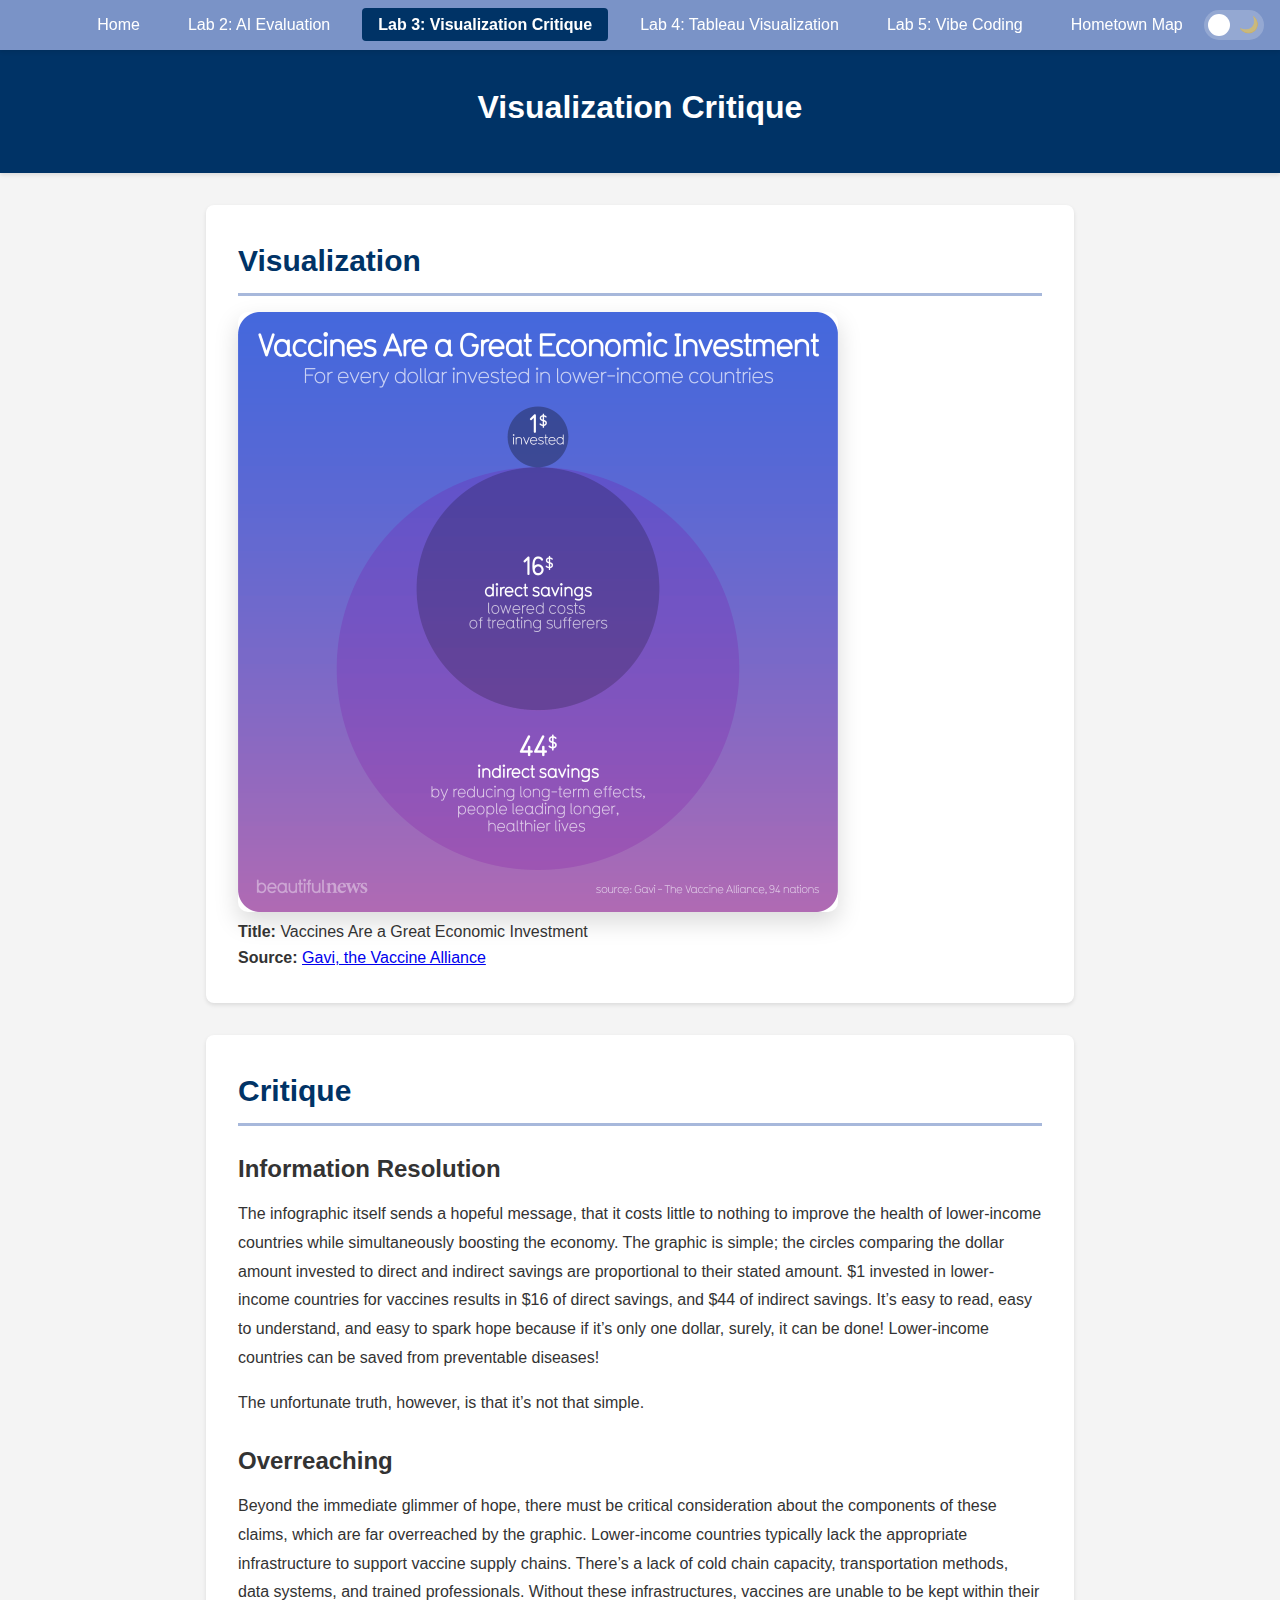
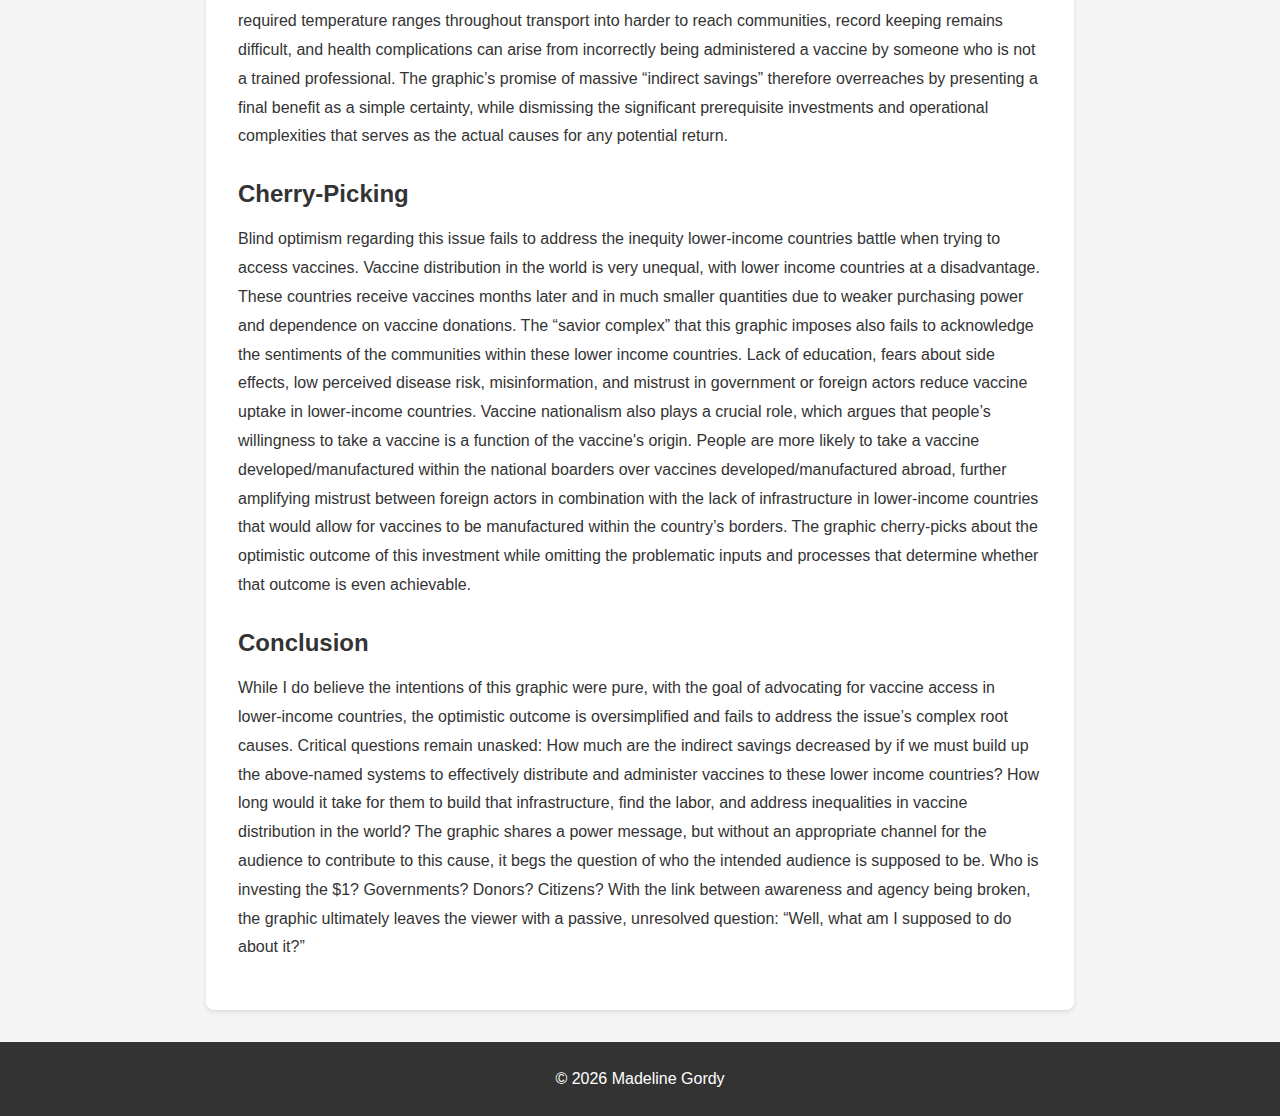
<file: lab03.html>
<!DOCTYPE html>
<html lang="en">
<head>
    <meta charset="UTF-8">
    <meta name="viewport" content="width=device-width, initial-scale=1.0">
    <title>Visualization Critique | Madeline Gordy</title>
    <link rel="stylesheet" href="css/styles.css">
</head>
<body>
    <!-- Navigation: Links to all portfolio pages -->
    <nav>
        <button class="hamburger" id="hamburger" aria-label="Toggle menu" aria-expanded="false">
            <span class="hamburger-line"></span>
            <span class="hamburger-line"></span>
            <span class="hamburger-line"></span>
        </button>
        <ul id="nav-menu">
            <li><a href="index.html">Home</a></li>
            <li><a href="lab02.html">Lab 2: AI Evaluation</a></li>
            <li><a href="lab03.html" class="active">Lab 3: Visualization Critique</a></li>
            <li><a href="lab04.html">Lab 4: Tableau Visualization</a></li>
            <li><a href="lab05.html">Lab 5: Vibe Coding</a></li>
            <li><a href="hometown-map.html">Hometown Map</a></li>
            <!-- Dark Mode Toggle -->
            <!-- After experiencing formatting issues whenever the screen was adjusted to 768px, AI generated code that added the toggle as a menu option. Whenever the menu is collapsed, the toggle is collapsed inside the menu alongside the links to different labs -->
            <li class="theme-toggle-wrapper">
                <!-- I had to do a little more research on the label tag because I was confused about what it does. I found out that it is used to associate a label with an input element for accessibility purposes. It allows the entire component to be clicked which toggles the check box that completes the task of switching which visual mode the webpage is on -->
                <label class="theme-toggle" for="theme-switch" aria-label="Toggle dark mode">
                    <!-- This is the checkbox assigned to the function of toggling dark mode and light mode -->
                    <input type="checkbox" id="theme-switch" />
                    <!-- Creates the visual slider element -->
                    <span class="slider">
                        <!-- Creates the visual icon for the sun as light mode and the moon as dark mode. This is done by using the styling hook for positioning and including the symbols that indicate whether the webpage is on dark mode or light mode -->
                        <span class="icon sun">☀️</span>
                        <span class="icon moon">🌙</span>
                    </span>
                </label>
            </li>
        </ul>
    </nav>

    <header>
        <h1>Visualization Critique</h1>
    </header>

    <main>
        <section>
            <h2>Visualization</h2>
            <figure>
                <img src="images/infographic.png" alt="Description of the infographic">
                <figcaption>
                    <strong>Title:</strong> Vaccines Are a Great Economic Investment<br>
                    <strong>Source:</strong> <a href="https://www.gavi.org/vaccineswork/value-vaccination" target="_blank">Gavi, the Vaccine Alliance</a>
                </figcaption>
            </figure>
        </section>

        <section>
            <h2>Critique</h2>
            
            <h3>Information Resolution</h3>
            <p>The infographic itself sends a hopeful message, that it costs little to nothing to improve the health of lower-income countries while simultaneously boosting the economy. The graphic is simple; the circles comparing the dollar amount invested to direct and indirect savings are proportional to their stated amount. $1 invested in lower-income countries for vaccines results in $16 of direct savings, and $44 of indirect savings. It’s easy to read, easy to understand, and easy to spark hope because if it’s only one dollar, surely, it can be done! Lower-income countries can be saved from preventable diseases!</p>
                
            <p>The unfortunate truth, however, is that it’s not that simple.</p>

            <h3>Overreaching</h3>
            <p>Beyond the immediate glimmer of hope, there must be critical consideration about the components of these claims, which are far overreached by the graphic. Lower-income countries typically lack the appropriate infrastructure to support vaccine supply chains. There’s a lack of cold chain capacity, transportation methods, data systems, and trained professionals. Without these infrastructures, vaccines are unable to be kept within their required temperature ranges throughout transport into harder to reach communities, record keeping remains difficult, and health complications can arise from incorrectly being administered a vaccine by someone who is not a trained professional. The graphic’s promise of massive “indirect savings” therefore overreaches by presenting a final benefit as a simple certainty, while dismissing the significant prerequisite investments and operational complexities that serves as the actual causes for any potential return.</p>

            <h3>Cherry-Picking</h3>
            <p>Blind optimism regarding this issue fails to address the inequity lower-income countries battle when trying to access vaccines. Vaccine distribution in the world is very unequal, with lower income countries at a disadvantage. These countries receive vaccines months later and in much smaller quantities due to weaker purchasing power and dependence on vaccine donations. The “savior complex” that this graphic imposes also fails to acknowledge the sentiments of the communities within these lower income countries. Lack of education, fears about side effects, low perceived disease risk, misinformation, and mistrust in government or foreign actors reduce vaccine uptake in lower-income countries. Vaccine nationalism also plays a crucial role, which argues that people’s willingness to take a vaccine is a function of the vaccine's origin. People are more likely to take a vaccine developed/manufactured within the national boarders over vaccines developed/manufactured abroad, further amplifying mistrust between foreign actors in combination with the lack of infrastructure in lower-income countries that would allow for vaccines to be manufactured within the country’s borders. The graphic cherry-picks about the optimistic outcome of this investment while omitting the problematic inputs and processes that determine whether that outcome is even achievable.</p>

            <h3>Conclusion</h3>
            <p>While I do believe the intentions of this graphic were pure, with the goal of advocating for vaccine access in lower-income countries, the optimistic outcome is oversimplified and fails to address the issue’s complex root causes. Critical questions remain unasked: How much are the indirect savings decreased by if we must build up the above-named systems to effectively distribute and administer vaccines to these lower income countries? How long would it take for them to build that infrastructure, find the labor, and address inequalities in vaccine distribution in the world? The graphic shares a power message, but without an appropriate channel for the audience to contribute to this cause, it begs the question of who the intended audience is supposed to be. Who is investing the $1? Governments? Donors? Citizens? With the link between awareness and agency being broken, the graphic ultimately leaves the viewer with a passive, unresolved question: “Well, what am I supposed to do about it?”</p>
        </section>
    </main>

    <footer>
        <p>© 2026 Madeline Gordy</p>
    </footer>

    <!-- Navigation JavaScript -->
    <script src="js/navigation.js"></script>
</body>
</html>
</file>
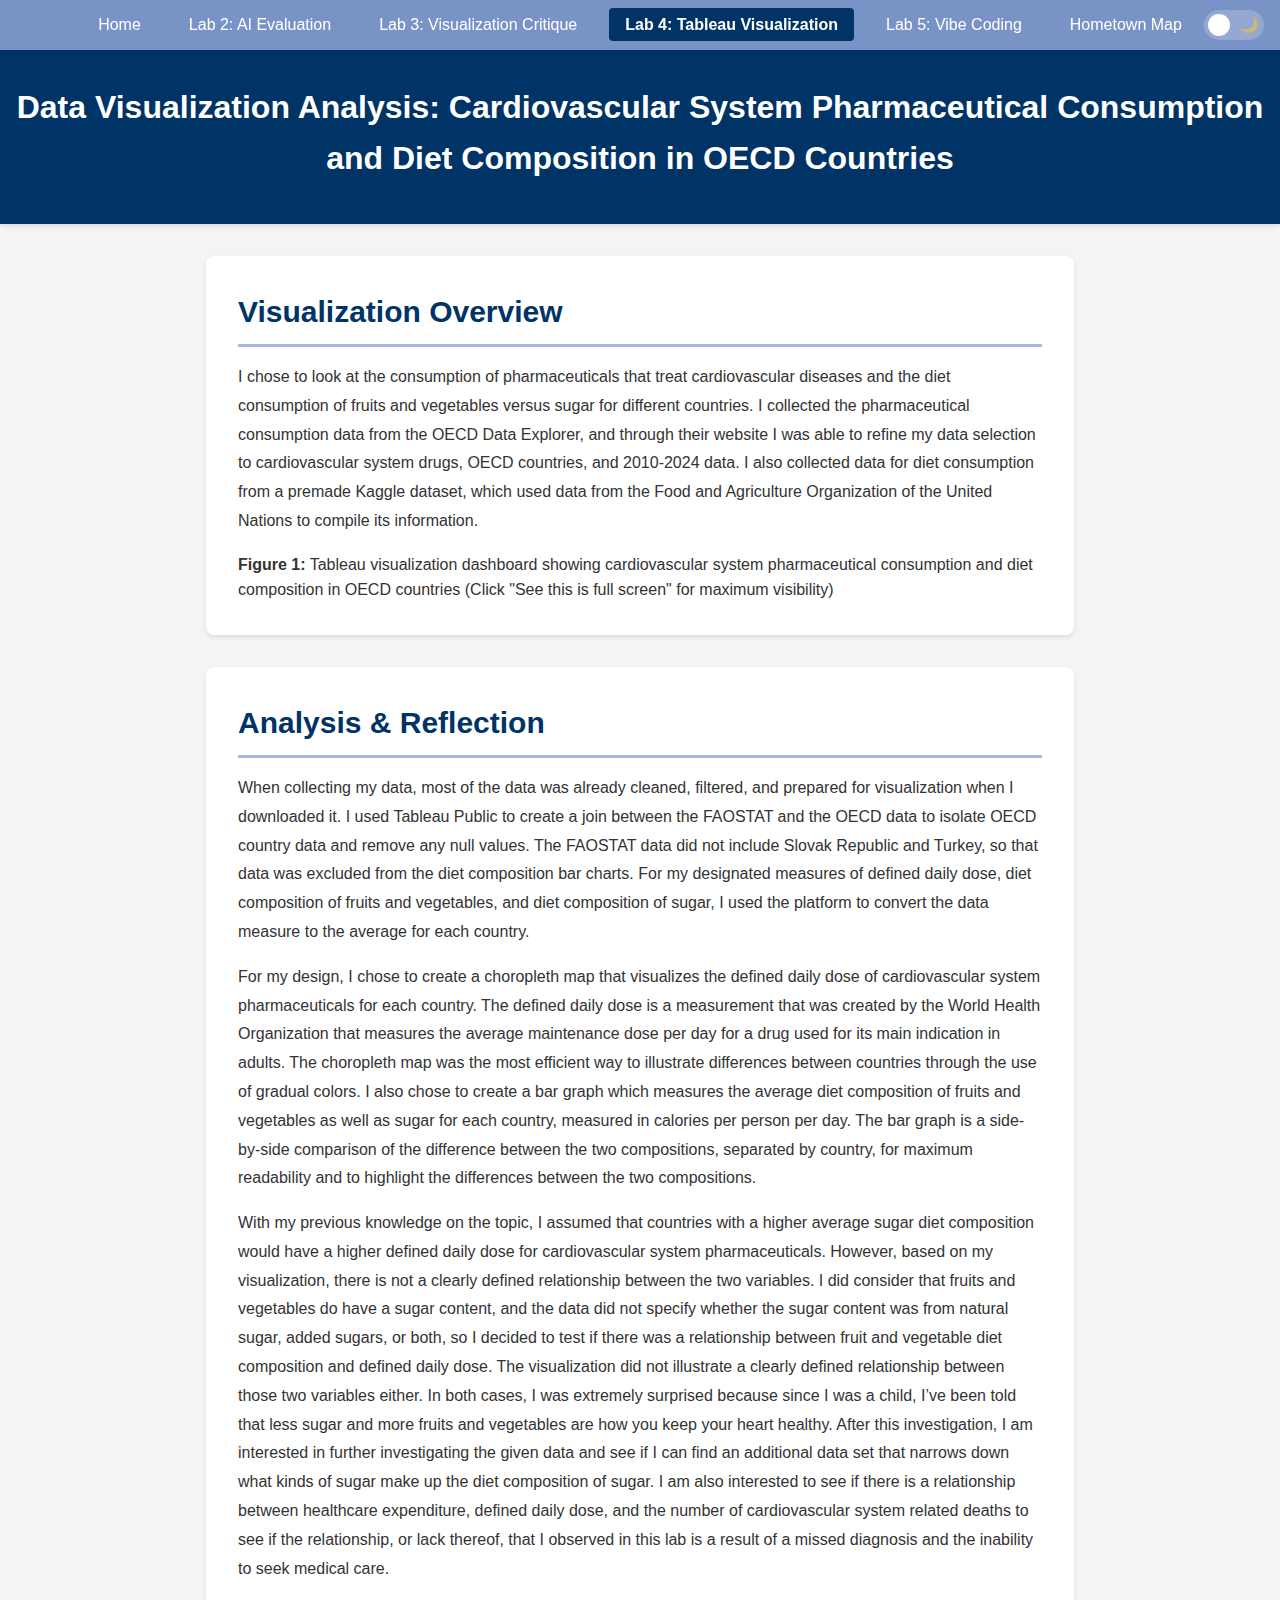
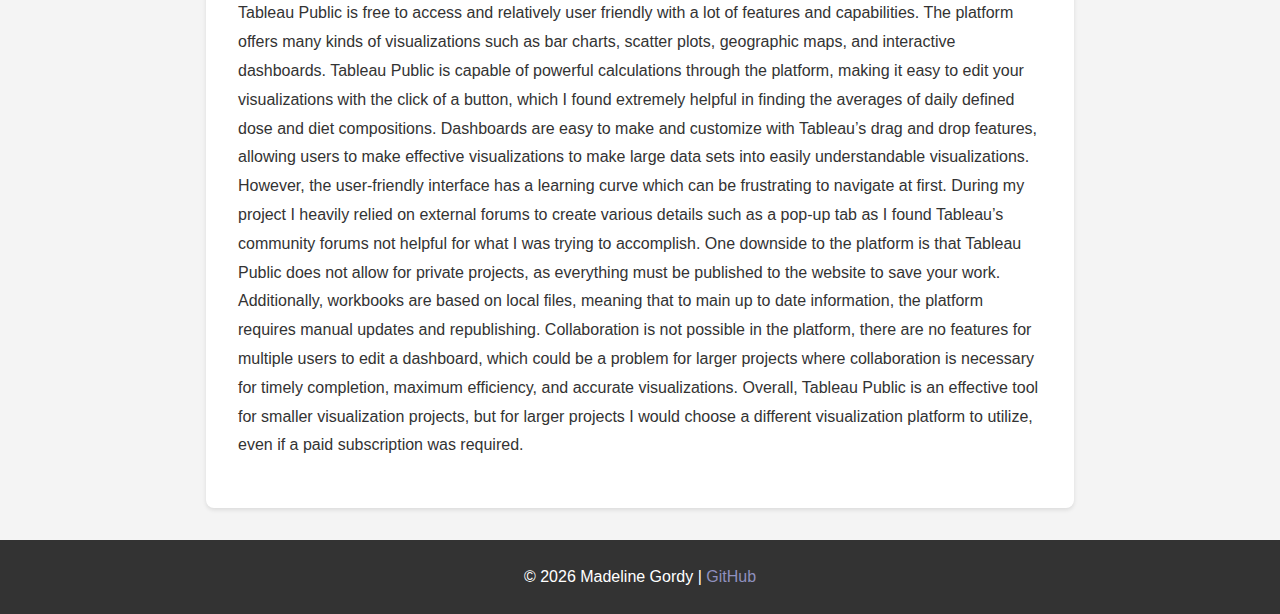
<file: lab04.html>
<!DOCTYPE html>
<html lang="en">
<head>
    <meta charset="UTF-8">
    <meta name="viewport" content="width=device-width, initial-scale=1.0">
    <meta name="description" content="Data Visualization Analysis - DCDA 40833 Lab 4">
    <meta name="author" content="Madeline Gordy">
    <title>Madeline Gordy | DCDA 40833 Lab 4: Tableau Visualization</title>
    <link rel="stylesheet" href="css/styles.css">
</head>
<body>
    <!-- Navigation: Links to all portfolio pages -->
    <nav>
        <button class="hamburger" id="hamburger" aria-label="Toggle menu" aria-expanded="false">
            <span class="hamburger-line"></span>
            <span class="hamburger-line"></span>
            <span class="hamburger-line"></span>
        </button>
        <ul id="nav-menu">
            <li><a href="index.html">Home</a></li>
            <li><a href="lab02.html">Lab 2: AI Evaluation</a></li>
            <li><a href="lab03.html">Lab 3: Visualization Critique</a></li>
            <li><a href="lab04.html" class="active">Lab 4: Tableau Visualization</a></li>
            <li><a href="lab05.html">Lab 5: Vibe Coding</a></li>
            <li><a href="hometown-map.html">Hometown Map</a></li>
            <!-- Dark Mode Toggle -->
            <!-- After experiencing formatting issues whenever the screen was adjusted to 768px, AI generated code that added the toggle as a menu option. Whenever the menu is collapsed, the toggle is collapsed inside the menu alongside the links to different labs -->
            <li class="theme-toggle-wrapper">
                <!-- I had to do a little more research on the label tag because I was confused about what it does. I found out that it is used to associate a label with an input element for accessibility purposes. It allows the entire component to be clicked which toggles the check box that completes the task of switching which visual mode the webpage is on -->
                <label class="theme-toggle" for="theme-switch" aria-label="Toggle dark mode">
                    <!-- This is the checkbox assigned to the function of toggling dark mode and light mode -->
                    <input type="checkbox" id="theme-switch" />
                    <!-- Creates the visual slider element -->
                    <span class="slider">
                        <!-- Creates the visual icon for the sun as light mode and the moon as dark mode. This is done by using the styling hook for positioning and including the symbols that indicate whether the webpage is on dark mode or light mode -->
                        <span class="icon sun">☀️</span>
                        <span class="icon moon">🌙</span>
                    </span>
                </label>
            </li>
        </ul>
    </nav>

    <header>
        <h1>Data Visualization Analysis: Cardiovascular System Pharmaceutical Consumption and Diet Composition in OECD Countries</h1>
    </header>

    <main>
        <section>
            <h2>Visualization Overview</h2>
            <p>I chose to look at the consumption of pharmaceuticals that treat cardiovascular diseases and the diet consumption of fruits and vegetables versus sugar for different countries. I collected the pharmaceutical consumption data from the OECD Data Explorer, and through their website I was able to refine my data selection to cardiovascular system drugs, OECD countries, and 2010-2024 data. I also collected data for diet consumption from a premade Kaggle dataset, which used data from the Food and Agriculture Organization of the United Nations to compile its information.  </p>
            
            <!-- PASTE YOUR TABLEAU EMBED CODE HERE -->
            <!-- Tableau embed code goes here -->
             <div class='tableauPlaceholder' id='viz1771367328102' style='position: relative'><noscript><a href='#'><img alt='Dashboard 1 ' src='https:&#47;&#47;public.tableau.com&#47;static&#47;images&#47;Ca&#47;CardiovascularSystemPharmaceuticalConsumptionOECDCountries&#47;Dashboard1&#47;1_rss.png' style='border: none' /></a></noscript><object class='tableauViz'  style='display:none;'><param name='host_url' value='https%3A%2F%2Fpublic.tableau.com%2F' /> <param name='embed_code_version' value='3' /> <param name='site_root' value='' /><param name='name' value='CardiovascularSystemPharmaceuticalConsumptionOECDCountries&#47;Dashboard1' /><param name='tabs' value='no' /><param name='toolbar' value='yes' /><param name='static_image' value='https:&#47;&#47;public.tableau.com&#47;static&#47;images&#47;Ca&#47;CardiovascularSystemPharmaceuticalConsumptionOECDCountries&#47;Dashboard1&#47;1.png' /> <param name='animate_transition' value='yes' /><param name='display_static_image' value='yes' /><param name='display_spinner' value='yes' /><param name='display_overlay' value='yes' /><param name='display_count' value='yes' /><param name='language' value='en-US' /><param name='filter' value='publish=yes' /></object></div>                <script type='text/javascript'>                    var divElement = document.getElementById('viz1771367328102');                    var vizElement = divElement.getElementsByTagName('object')[0];                    if ( divElement.offsetWidth > 800 ) { vizElement.style.width='100%';vizElement.style.height=(divElement.offsetWidth*0.75)+'px';} else if ( divElement.offsetWidth > 500 ) { vizElement.style.width='100%';vizElement.style.height=(divElement.offsetWidth*0.75)+'px';} else { vizElement.style.width='100%';vizElement.style.height='827px';}                     var scriptElement = document.createElement('script');                    scriptElement.src = 'https://public.tableau.com/javascripts/api/viz_v1.js';                    vizElement.parentNode.insertBefore(scriptElement, vizElement);                </script>
            
            <figcaption><strong>Figure 1:</strong> Tableau visualization dashboard showing cardiovascular system pharmaceutical consumption and diet composition in OECD countries (Click "See this is full screen" for maximum visibility)</figcaption>
        </section>

        <section>
            <h2>Analysis & Reflection</h2>
            <p>When collecting my data, most of the data was already cleaned, filtered, and prepared for visualization when I downloaded it. I used Tableau Public to create a join between the FAOSTAT and the OECD data to isolate OECD country data and remove any null values. The FAOSTAT data did not include Slovak Republic and Turkey, so that data was excluded from the diet composition bar charts. For my designated measures of defined daily dose, diet composition of fruits and vegetables, and diet composition of sugar, I used the platform to convert the data measure to the average for each country.</p> 

            <p>For my design, I chose to create a choropleth map that visualizes the defined daily dose of cardiovascular system pharmaceuticals for each country. The defined daily dose is a measurement that was created by the World Health Organization that measures the average maintenance dose per day for a drug used for its main indication in adults. The choropleth map was the most efficient way to illustrate differences between countries through the use of gradual colors. I also chose to create a bar graph which measures the average diet composition of fruits and vegetables as well as sugar for each country, measured in calories per person per day. The bar graph is a side-by-side comparison of the difference between the two compositions, separated by country, for maximum readability and to highlight the differences between the two compositions.</p> 

            <p>With my previous knowledge on the topic, I assumed that countries with a higher average sugar diet composition would have a higher defined daily dose for cardiovascular system pharmaceuticals. However, based on my visualization, there is not a clearly defined relationship between the two variables. I did consider that fruits and vegetables do have a sugar content, and the data did not specify whether the sugar content was from natural sugar, added sugars, or both, so I decided to test if there was a relationship between fruit and vegetable diet composition and defined daily dose. The visualization did not illustrate a clearly defined relationship between those two variables either. In both cases, I was extremely surprised because since I was a child, I’ve been told that less sugar and more fruits and vegetables are how you keep your heart healthy. After this investigation, I am interested in further investigating the given data and see if I can find an additional data set that narrows down what kinds of sugar make up the diet composition of sugar. I am also interested to see if there is a relationship between healthcare expenditure, defined daily dose, and the number of cardiovascular system related deaths to see if the relationship, or lack thereof, that I observed in this lab is a result of a missed diagnosis and the inability to seek medical care.</p>

            <p>Tableau Public is free to access and relatively user friendly with a lot of features and capabilities. The platform offers many kinds of visualizations such as bar charts, scatter plots, geographic maps, and interactive dashboards. Tableau Public is capable of powerful calculations through the platform, making it easy to edit your visualizations with the click of a button, which I found extremely helpful in finding the averages of daily defined dose and diet compositions. Dashboards are easy to make and customize with Tableau’s drag and drop features, allowing users to make effective visualizations to make large data sets into easily understandable visualizations. However, the user-friendly interface has a learning curve which can be frustrating to navigate at first. During my project I heavily relied on external forums to create various details such as a pop-up tab as I found Tableau’s community forums not helpful for what I was trying to accomplish. One downside to the platform is that Tableau Public does not allow for private projects, as everything must be published to the website to save your work. Additionally, workbooks are based on local files, meaning that to main up to date information, the platform requires manual updates and republishing. Collaboration is not possible in the platform, there are no features for multiple users to edit a dashboard, which could be a problem for larger projects where collaboration is necessary for timely completion, maximum efficiency, and accurate visualizations. Overall, Tableau Public is an effective tool for smaller visualization projects, but for larger projects I would choose a different visualization platform to utilize, even if a paid subscription was required.</p>
        </section>
        
    </main>

    <footer>
        <p>&copy; 2026 Madeline Gordy | <a href="https://github.com/mads7984/DCDA40833-portfolio">GitHub</a></p>
    </footer>

    <!-- Navigation JavaScript -->
    <script src="js/navigation.js"></script>
</body>
</html>
</file>
<file: css/styles.css>
/* =========================
   DCDA 40833 Skills Portfolio Template
   CSS Stylesheet for Student Portfolios
   ========================= */

/* =========================
   CSS Variables (Color Scheme)
   ========================= */
    /* I didn't change the colors much because I wanted to make sure it looked nice, and I love the TCU purple, so I changed the hue of the light purple and made the accent color an aqua blue */
    /* After Lab 2 I decided to change the color scheme a bit more. I looked up good tri color combinations and chose a navy/periwinkle/light blue color combination. I used html-color.codes to find the color codes for the colors I wanted to use */

/* Used my previous color scheme for the light mode and made that the default */
/* Light Mode (Default) */
:root {
    --primary-color: #003366;      /* Dark Midnight Blue */
    --secondary-color: #a7b8db;    /* Light Steel Blue */
    --accent-color: #8f90be;       /* Periwinkle accent */
    --text-color: #333;            /* Dark gray for text */
    --text-secondary: #64748b;     /* Lighter gray for captions */
    --bg-color: #f4f4f4;           /* Light background */
    --white: #ffffff;
    --nav-bg: #7a93c7;             /* Navigation background */
    --card-bg: #ffffff;            /* Card/section background */
    --shadow: rgba(0, 0, 0, 0.1);  /* Box shadows */
}

/* Created a color scheme for dark mode that is still visually appealing while maintaining good contrast for readability */
/* Dark Mode */
body.dark-mode {
    --primary-color: #5c8dd6;      /* Lighter blue for dark mode */
    --secondary-color: #4a5f8a;    /* Muted steel blue */
    --accent-color: #a5a6d8;       /* Light periwinkle */
    --text-color: #e4e4e7;         /* Light gray text */
    --text-secondary: #a1a1aa;     /* Secondary text */
    --bg-color: #1a1a2e;           /* Dark navy background */
    --white: #1a1a2e;              /* Dark for "white" areas */
    --nav-bg: #293548;             /* Dark nav background */
    --card-bg: #252837;            /* Dark card background */
    --shadow: rgba(0, 0, 0, 0.3);  /* Stronger shadows for depth */
}

/* Dark mode specific adjustments for images and borders */
body.dark-mode img {
    opacity: 0.9;
    transition: opacity 0.3s ease;
}

body.dark-mode img:hover {
    opacity: 1;
}

body.dark-mode .viz-container img {
    border: 1px solid rgba(255, 255, 255, 0.1);
}

body.dark-mode a {
    color: var(--accent-color);
}

body.dark-mode main section a {
    color: var(--accent-color);
}

body.dark-mode main section a:hover {
    color: var(--primary-color);
}

/* =========================
   Basic Reset & Typography
   ========================= */
* {
    margin: 0;
    padding: 0;
    box-sizing: border-box;
}

html {
    scroll-behavior: smooth;       /* Smooth scrolling for anchor links */
}

body {
    font-family: -apple-system, BlinkMacSystemFont, 'Segoe UI', 'Roboto', 'Helvetica Neue', Arial, sans-serif;
    line-height: 1.6;
    color: var(--text-color);
    background-color: var(--bg-color);
    transition: background-color 0.3s ease, color 0.3s ease;
}

/*Added a fade in effect whenever tabs are switched*/
body {
    animation: fadeIn 0.8s ease-in;
}

@keyframes fadeIn {
    from {
        opacity: 0;
        transform: translateY(10px);
    }
    to {
        opacity: 1;
        transform: translateY(0);
    }
}

/*Added a subtle shadow to all photos for a more polished look*/
img {
    border-radius: 10px;
    box-shadow: 0 10px 25px rgba(0,0,0,0.15);
}

/* =========================
   Header & Navigation
   ========================= */
/* Style semantic tags directly - no classes needed! */
header {
    background-color: var(--primary-color);
    color: white;
    padding: 2rem 0;
    text-align: center;
    box-shadow: 0 2px 4px rgba(0, 0, 0, 0.1);
}

header h1 {
    color: white;
    margin: 0 0 0.5rem 0;
    font-size: 2rem;
}

header p {
    margin: 0;
    opacity: 0.9;
    font-size: 1.1rem;
}

nav {
    background-color: var(--nav-bg);
    padding: 0.75rem;
    display: flex;              /* Make nav a flex container */
    justify-content: center;    /* Center the ul inside nav */
    align-items: center;        /* Vertically center items */
    position: sticky;           /* Stick to top when scrolling */
    top: 0;
    z-index: 100;
    box-shadow: 0 2px 4px var(--shadow);
    transition: background-color 0.3s ease;
    font-size: 1rem;            /* Explicit font size */
    width: 100%;                /* Explicit width */
}

/* Hamburger Menu Button */
.hamburger {
    display: none;              /* Hidden on desktop by default */
    background: none;
    border: none;
    cursor: pointer;
    padding: 0.5rem;
    z-index: 101;
    position: absolute;
    right: 1rem;
    font-size: inherit;         /* Prevent font size override */
}

.hamburger-line {
    display: block;
    width: 25px;
    height: 3px;
    background-color: white;
    margin: 5px 0;
    transition: all 0.3s ease;
    border-radius: 2px;
}

/* Hamburger animation when active */
.hamburger.active .hamburger-line:nth-child(1) {
    transform: rotate(45deg) translate(7px, 7px);
}

.hamburger.active .hamburger-line:nth-child(2) {
    opacity: 0;
}

.hamburger.active .hamburger-line:nth-child(3) {
    transform: rotate(-45deg) translate(7px, -7px);
}

/* Style the navigation list */
nav ul {
    list-style: none;           /* Remove bullets */
    padding: 0;                 /* Remove default padding */
    margin: 0;                  /* Remove default margin */
    display: flex;              /* Arrange items horizontally */
    flex-direction: row;        /* Explicit: horizontal on desktop */
    justify-content: center;    /* Center the items */
    gap: 1rem;                  /* Space between items */
    flex-wrap: wrap;            /* Wrap on small screens */
    font-size: 1rem;            /* Explicit font size */
}

nav li {
    list-style: none;           /* Extra insurance - remove bullets */
    font-size: inherit;         /* Inherit from parent */
}

nav a {
    color: white;
    text-decoration: none;
    padding: 0.5rem 1rem;
    transition: background-color 0.3s ease;
    border-radius: 4px;
    font-size: inherit;         /* Inherit from parent */
    font-family: inherit;       /* Inherit font family */
}

nav a:hover {
    background-color: var(--primary-color);
}

/* Active page indicator */
nav a.active {
    background-color: var(--primary-color);
    font-weight: bold;
}

/* =========================
   Dark Mode Toggle Switch
   ========================= */
/* On desktop, position toggle absolutely in top-right of nav */
.theme-toggle-wrapper {
    position: absolute;
    right: 1rem;
    top: 50%;
    transform: translateY(-50%);
    display: flex;
    align-items: center;
    list-style: none;
}

.theme-toggle {
    position: relative;
    display: inline-block;
    width: 60px;
    height: 30px;
    cursor: pointer;
}

.theme-toggle input {
    opacity: 0;
    width: 0;
    height: 0;
}

.slider {
    position: absolute;
    top: 0;
    left: 0;
    right: 0;
    bottom: 0;
    background-color: rgba(255, 255, 255, 0.2);
    border-radius: 30px;
    transition: background-color 0.3s ease;
    display: flex;
    align-items: center;
    justify-content: space-between;
    padding: 0 5px;
}

.slider::before {
    content: "";
    position: absolute;
    height: 22px;
    width: 22px;
    left: 4px;
    bottom: 4px;
    background-color: white;
    border-radius: 50%;
    transition: transform 0.3s ease;
    z-index: 2;
}

.theme-toggle input:checked + .slider::before {
    transform: translateX(30px);
}

.theme-toggle input:checked + .slider {
    background-color: rgba(0, 0, 0, 0.3);
}

.slider .icon {
    font-size: 16px;
    z-index: 1;
    transition: opacity 0.3s ease;
}

.slider .sun {
    opacity: 1;
}

.slider .moon {
    opacity: 0.5;
}

.theme-toggle input:checked + .slider .sun {
    opacity: 0.5;
}

.theme-toggle input:checked + .slider .moon {
    opacity: 1;
}

/* =========================
   Main Content
   ========================= */
/* Style main semantic tag directly */
main {
    max-width: 900px;          /* Don't get too wide */
    margin: 2rem auto;         /* Center horizontally */
    padding: 0 1rem;           /* Space on sides for mobile */
}

/* All sections inside main get consistent styling */
main section {
    background-color: var(--card-bg);
    padding: 2rem;
    margin-bottom: 2rem;       /* Space between sections */
    border-radius: 8px;        /* Rounded corners */
    box-shadow: 0 2px 4px var(--shadow);
    transition: background-color 0.3s ease, box-shadow 0.3s ease;
}

/* Style h2 headings inside sections */
main section h2 {
    color: var(--primary-color);
    border-bottom: 3px solid var(--secondary-color);
    padding-bottom: 0.5rem;
    margin-bottom: 1rem;
    font-size: 1.875rem;
}

main section h3 {
    color: var(--text-color);
    margin-top: 1.5rem;
    margin-bottom: 0.75rem;
    font-size: 1.5rem;
}

/* Paragraphs inside sections */
main section p {
    margin-bottom: 1rem;
    line-height: 1.8;
}

/* Lists inside sections */
main section ul,
main section ol {
    margin: 1rem 0 1rem 2rem;
    line-height: 1.8;
}

main section li {
    margin-bottom: 0.5rem;
}

/* =========================
   Data Visualizations
   ========================= */
/* Container for charts and images */
.viz-container {
    margin: 2rem 0;
    text-align: center;
}

.viz-container img {
    max-width: 100%;           /* Responsive: never wider than container */
    height: auto;              /* Maintain aspect ratio */
    border-radius: 8px;
    box-shadow: 0 4px 6px rgba(0, 0, 0, 0.1);
    margin-bottom: 0.5rem;
}

/* Figure captions */
.viz-container figcaption {
    font-style: italic;
    color: var(--text-secondary);
    font-size: 0.9rem;
    margin-top: 0.5rem;
}

/* Grid layout for multiple visualizations */
.viz-grid {
    display: grid;
    grid-template-columns: repeat(auto-fit, minmax(300px, 1fr));
    gap: 1.5rem;
    margin: 2rem 0;
}

/* =========================
   Code Blocks
   ========================= */
/* Improve pre/code styling for Python code */
pre {
    background: #2d2d2d;          /* Dark background */
    color: #f8f8f2;               /* Light text */
    border: none;
    border-radius: 8px;
    padding: 1.5rem;
    overflow-x: auto;
    margin: 1.5rem 0;
    font-size: 0.9rem;
    line-height: 1.5;
}

code {
    font-family: 'SF Mono', Monaco, 'Cascadia Code', 'Roboto Mono', Consolas, 'Courier New', monospace;
}

/* Inline code (inside paragraphs) */
p code, li code {
    background: #f4f4f4;
    color: #c7254e;
    padding: 0.2rem 0.4rem;
    border-radius: 3px;
    font-size: 0.9em;
}

/* Code block titles */
.code-title {
    background: #1e1e1e;
    color: #9cdcfe;
    padding: 0.5rem 1rem;
    border-radius: 8px 8px 0 0;
    font-family: monospace;
    font-size: 0.85rem;
    margin-bottom: -0.5rem;
}

.code-title + pre {
    border-radius: 0 0 8px 8px;
    margin-top: 0;
}

/* =========================
   Data Tables
   ========================= */
table {
    width: 100%;
    border-collapse: collapse;
    margin: 1.5rem 0;
    background: white;
}

th, td {
    padding: 0.75rem 1rem;
    text-align: left;
    border: 1px solid #e2e8f0;
}

th {
    background: var(--primary-color);
    color: white;
    font-weight: 600;
}

tr:nth-child(even) {
    background: #f8f9fa;
}

.results-table {
    font-size: 0.95rem;
    margin: 1.5rem auto;
    max-width: 700px;
}

.results-table td {
    text-align: center;
}

.results-table td:first-child {
    text-align: left;
    font-weight: 500;
}

/* Highlight key rows */
.results-table tr.highlight {
    background: #fff3cd;
    font-weight: bold;
}

/* =========================
   Framework Connections
   ========================= */
.framework-callout {
    background: linear-gradient(135deg, #f0e7f8, #e9d5ff);
    border-left: 5px solid var(--secondary-color);
    border-radius: 8px;
    padding: 1.5rem;
    margin: 2rem 0;
}

.framework-callout h3 {
    color: var(--primary-color);
    margin-top: 0;
}

.framework-callout strong {
    color: var(--secondary-color);
}

/* =========================
   Portfolio Cards
   ========================= */
/* Grid layout for portfolio cards on home page */
.portfolio-grid {
    display: grid;
    grid-template-columns: repeat(auto-fit, minmax(280px, 1fr));
    gap: 1.5rem;
    margin: 2rem 0;
}

/* Individual portfolio card styling */
.portfolio-card {
    display: block;
    background: white;
    border: 2px solid #e2e8f0;
    border-radius: 12px;
    padding: 1.5rem;
    text-decoration: none;
    color: var(--text-color);
    transition: all 0.3s ease;
    position: relative;
}

.portfolio-card:hover {
    border-color: var(--primary-color);
    box-shadow: 0 8px 16px rgba(77, 25, 121, 0.15);
    transform: translateY(-4px);
}

.portfolio-card h3 {
    color: var(--primary-color);
    margin: 0 0 0.5rem 0;
    font-size: 1.25rem;
}

.portfolio-card p {
    color: var(--text-secondary);
    font-size: 0.95rem;
    margin: 0.75rem 0 0 0;
    line-height: 1.5;
}

/* Lab tag badge on portfolio cards */
.lab-tag {
    display: inline-block;
    background: var(--secondary-color);
    color: white;
    font-size: 0.75rem;
    font-weight: 600;
    padding: 0.25rem 0.5rem;
    border-radius: 4px;
    text-transform: uppercase;
    letter-spacing: 0.5px;
}

/* =========================
   Footer (semantic tag)
   ========================= */
footer {
    background-color: #333;
    color: white;
    text-align: center;
    padding: 1.5rem;
    margin-top: 2rem;
    transition: background-color 0.3s ease;
}

body.dark-mode footer {
    background-color: #1a1a2e;
    border-top: 1px solid rgba(255, 255, 255, 0.1);
}

footer a {
    color: var(--accent-color);
    text-decoration: none;
    transition: color 0.3s ease;
}

footer a:hover {
    text-decoration: underline;
}

/* =========================
   Map Container (Hometown Map)
   ========================= */
.map-container {
    width: 100%;
    height: 600px;
    margin: 2rem 0;
    border: 2px solid var(--secondary-color);
    border-radius: 8px;
    overflow: hidden;
    box-shadow: 0 4px 6px var(--shadow);
    position: relative;
    z-index: 1;                  /* Lower z-index to ensure nav menu stays on top */
}

body.dark-mode .map-container {
    border-color: var(--accent-color);
}

/* =========================
   Responsive Design (Mobile)
   ========================= */
@media (max-width: 768px) {
    header h1 {
        font-size: 1.5rem;     /* Smaller on mobile */
    }

    /* Show hamburger menu on mobile */
    .hamburger {
        display: block;
    }

    nav {
        font-size: 0.9rem;
        justify-content: flex-start;  /* Align hamburger to left */
        padding: 0.75rem 1rem;
        width: 100%;                 /* Explicit width */
    }

    /* Hide navigation menu by default on mobile */
    nav ul {
        display: none;
        flex-direction: column;      /* Stack vertically */
        align-items: center;
        position: absolute;
        top: 100%;                   /* Position below nav bar */
        left: 0;
        right: 0;
        background-color: var(--nav-bg);
        box-shadow: 0 4px 6px var(--shadow);
        padding: 1rem 0;
        gap: 0.5rem;
        z-index: 102;                /* Ensure menu appears above all content including maps */
        font-size: inherit;          /* Inherit font size from nav */
    }

    /* Show menu when active class is added */
    nav ul.active {
        display: flex;
    }

    nav li {
        width: 100%;
        text-align: center;
        font-size: inherit;          /* Inherit font size */
    }

    nav a {
        display: block;              /* Full width for easier tapping */
        width: 100%;
        text-align: center;
        padding: 0.75rem 1rem;
        font-size: inherit;          /* Inherit font size */
    }

    /* Adjust theme toggle to appear as list item on mobile */
    .theme-toggle-wrapper {
        position: relative;          /* Remove absolute positioning */
        right: auto;
        top: auto;
        transform: none;
        width: 100%;
        display: flex;
        justify-content: center;
        padding: 0.75rem 0;
        border-top: 1px solid rgba(255, 255, 255, 0.2);
        margin-top: 0.5rem;
    }

    .theme-toggle {
        width: 50px;
        height: 26px;
    }

    .slider::before {
        height: 18px;
        width: 18px;
    }

    .theme-toggle input:checked + .slider::before {
        transform: translateX(24px);
    }

    .slider .icon {
        font-size: 14px;
    }

    main section {
        padding: 1rem;         /* Less padding on mobile */
    }

    .viz-grid {
        grid-template-columns: 1fr;  /* Single column on mobile */
    }

    /* Map container responsive */
    .map-container {
        height: 400px !important;  /* Smaller height on mobile */
        margin: 1rem 0;
    }
}

/* =========================
   Print Styles (Optional)
   ========================= */
@media print {
    nav {
        display: none;
    }

    main section {
        box-shadow: none;
        page-break-inside: avoid;
    }
}
</file>
